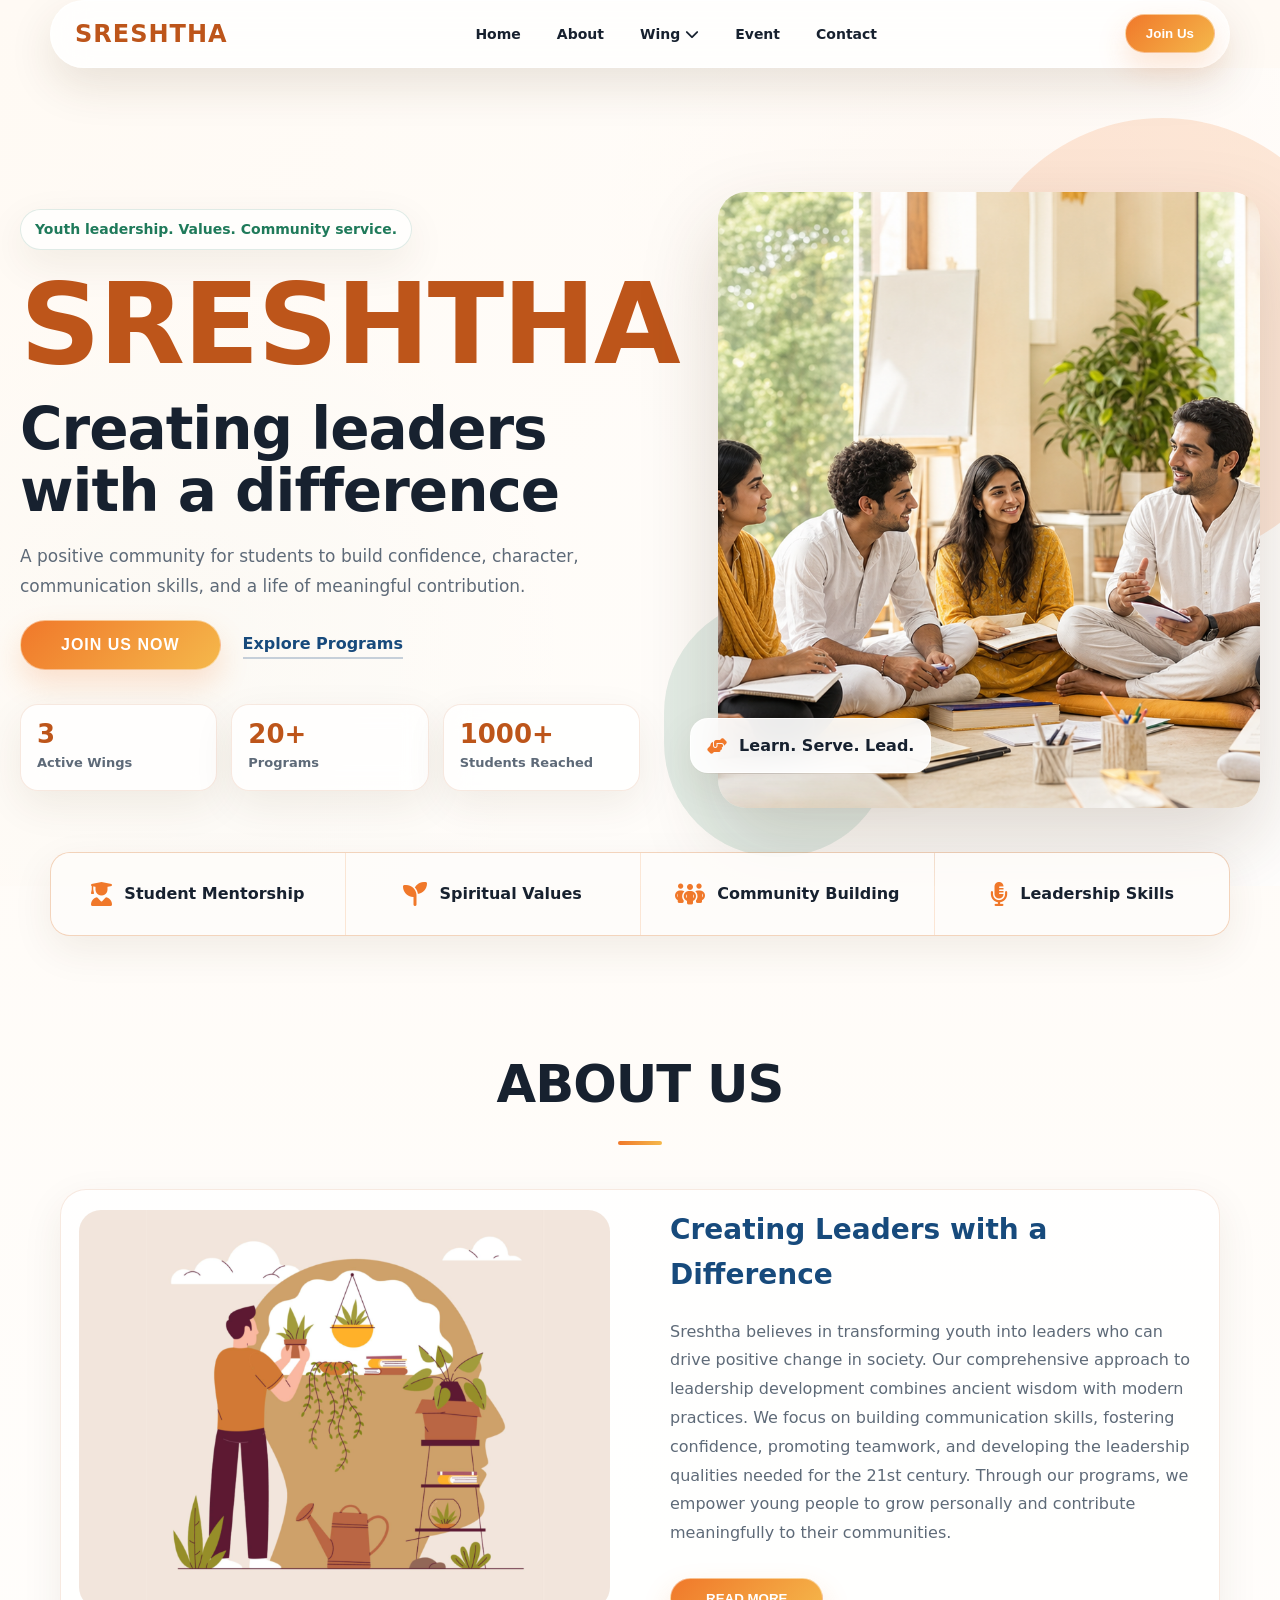
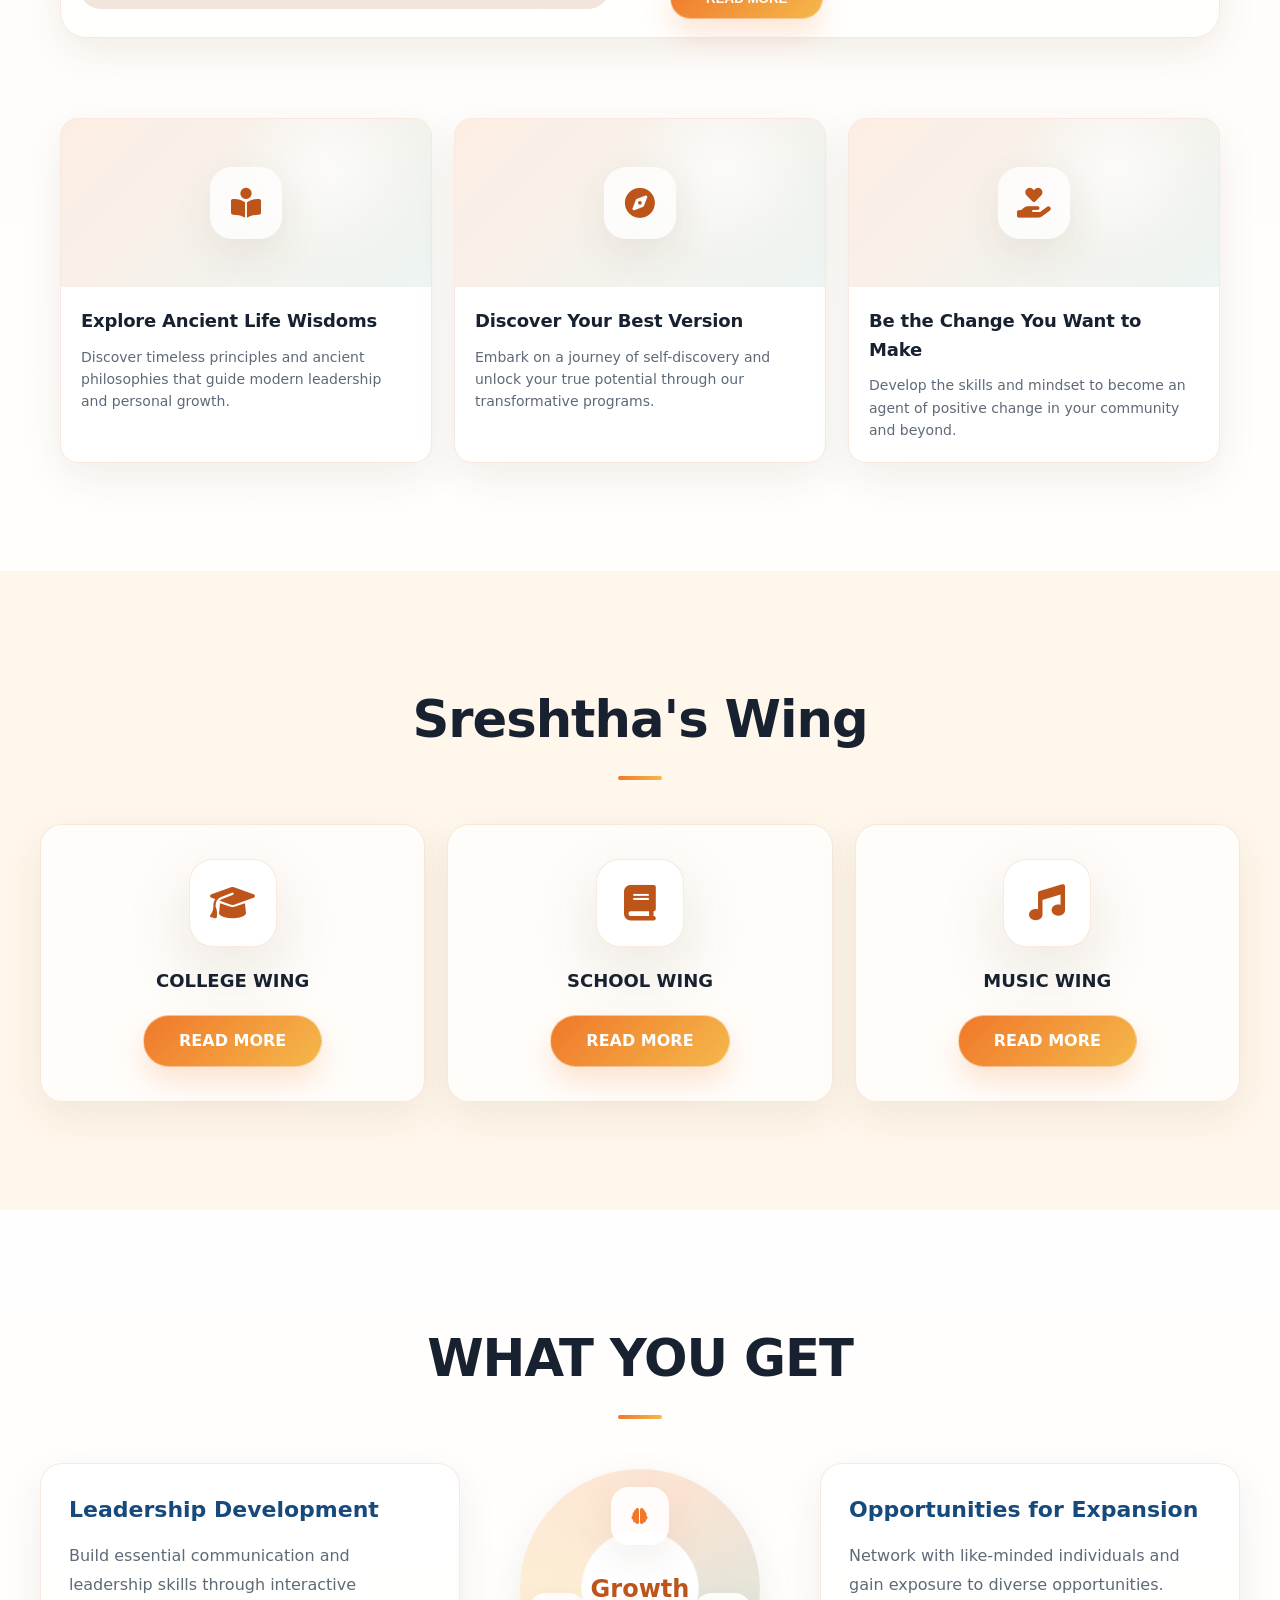
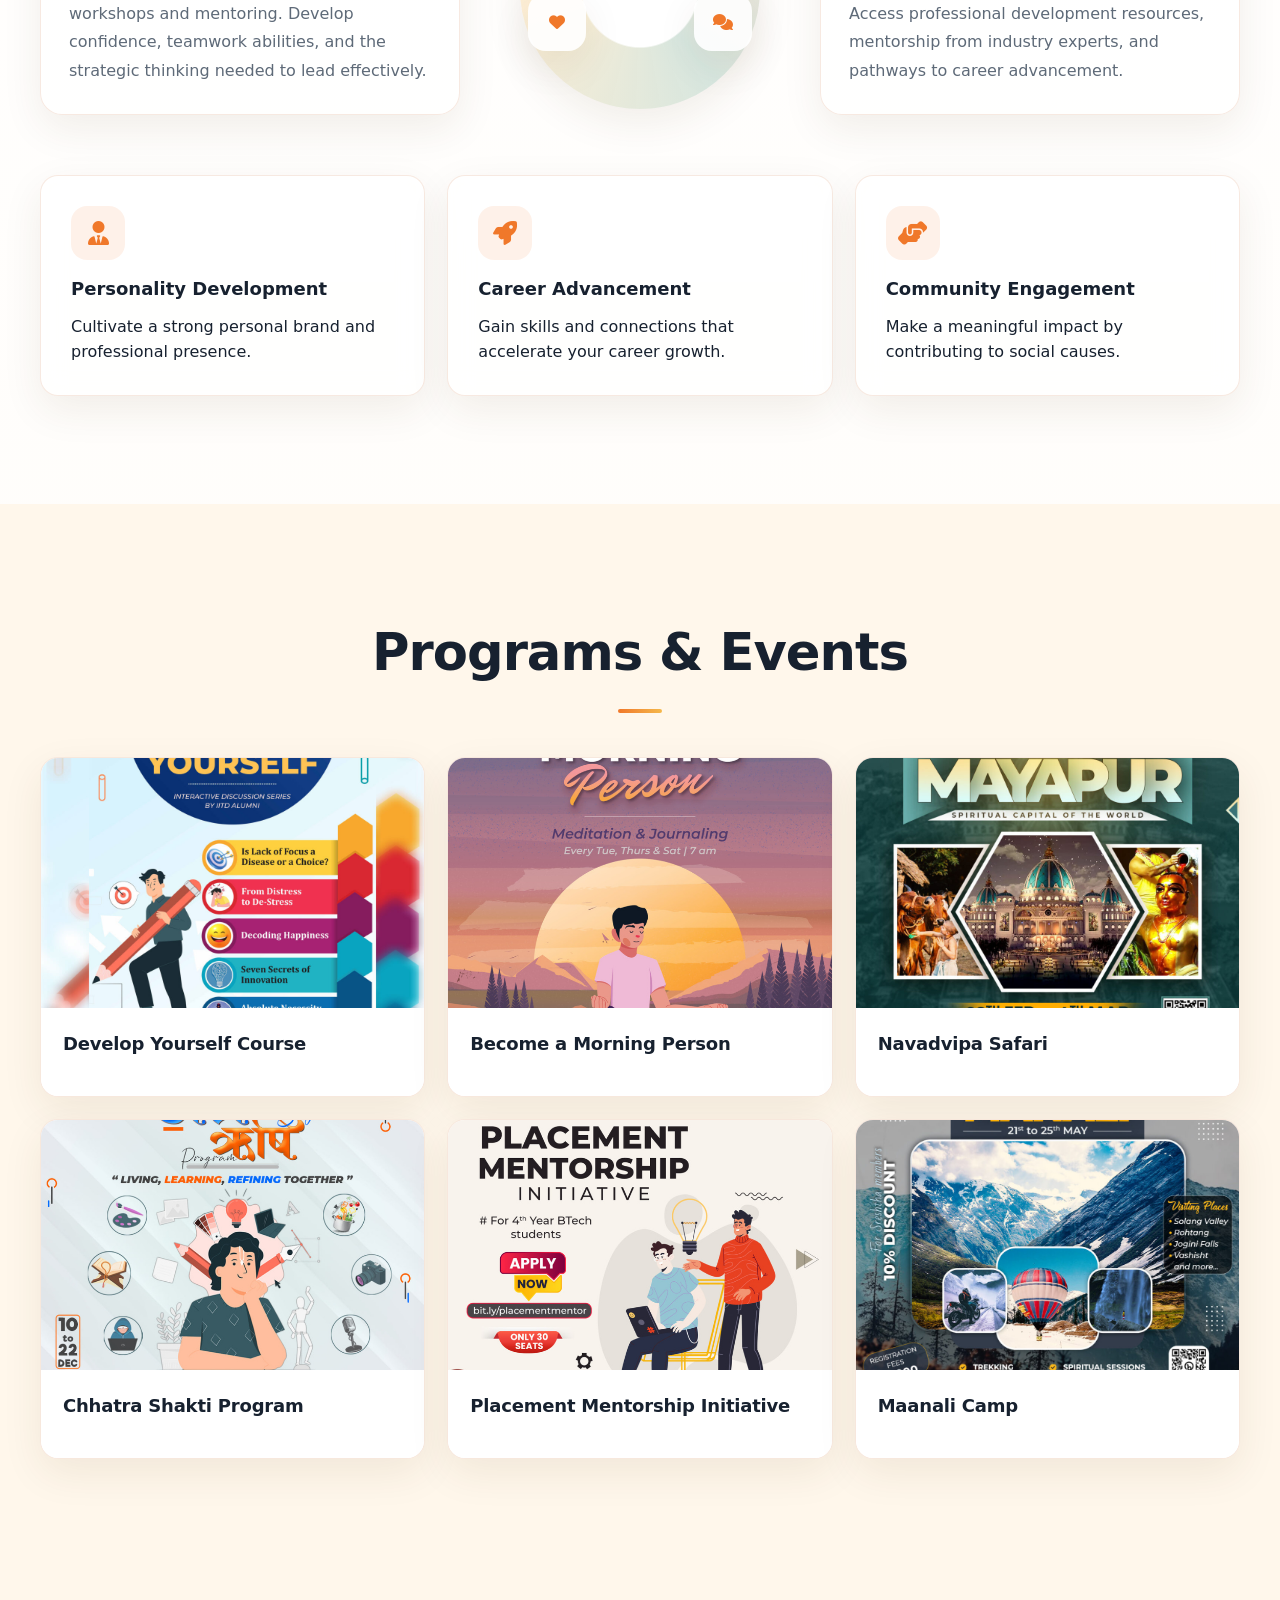
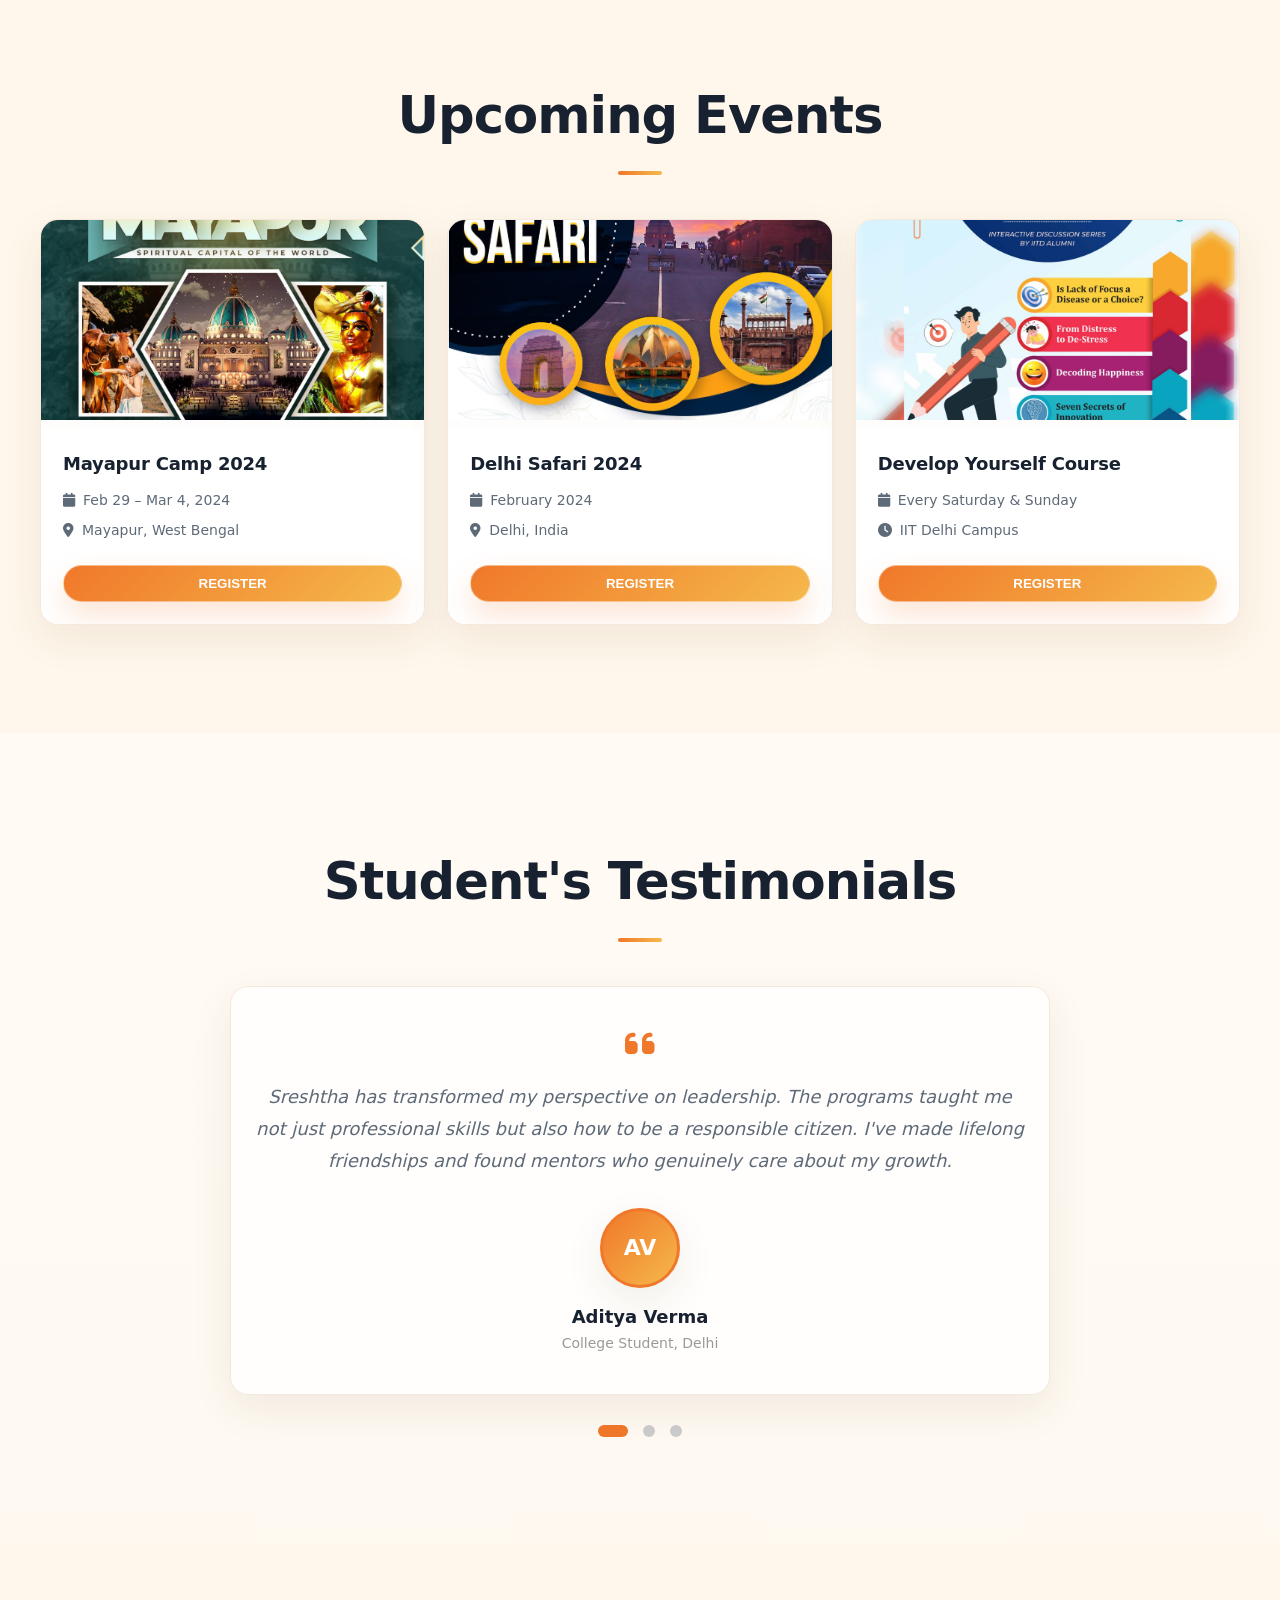
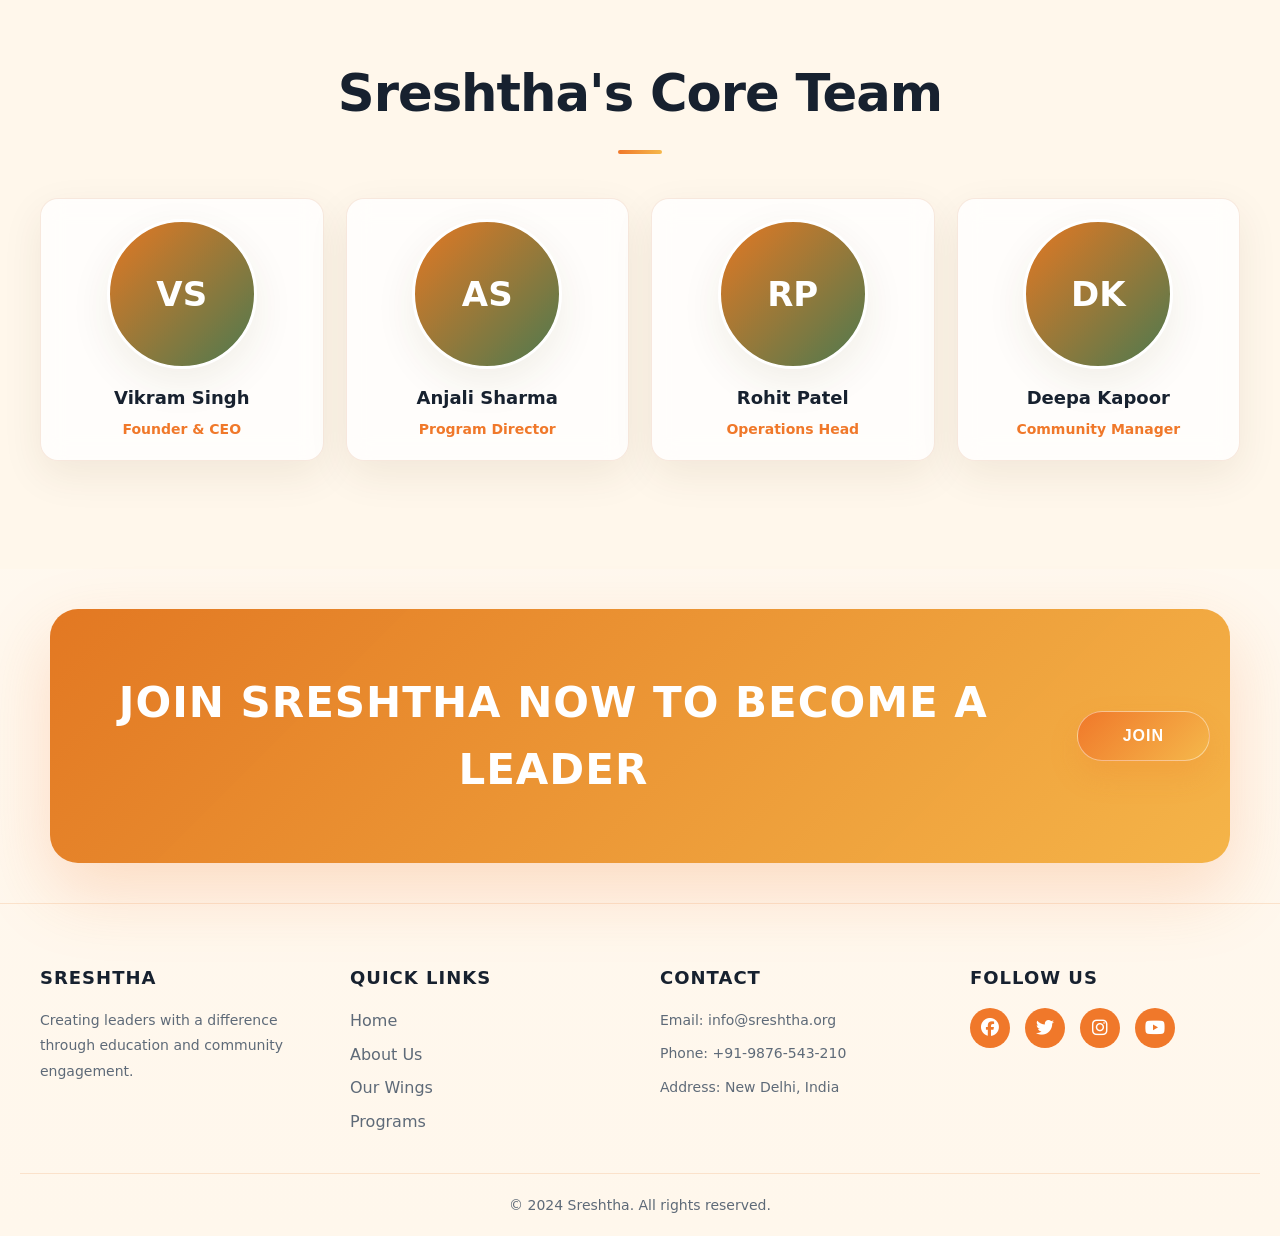
<file: index.html>
<!DOCTYPE html>
<html lang="en">
<head>
    <meta charset="UTF-8">
    <meta name="viewport" content="width=device-width, initial-scale=1.0">

    <!-- Primary SEO -->
    <title>Sreshtha | Best Spiritual &amp; Leadership Club at IIT Delhi | Bhagavad Gita, Future Leaders &amp; Spirituality</title>
    <meta name="description" content="Sreshtha is IIT Delhi's top spiritual and leadership club — shaping future leaders through Bhagavad Gita wisdom, spirituality in student life, and character development. Join 1000+ students building confidence, values and leadership skills in Delhi.">
    <meta name="keywords" content="IIT Delhi spiritual club, IIT Delhi best club, leadership club IIT Delhi, future leaders, Bhagavad Gita, spirituality in student life, spirituality, student leadership Delhi, youth leadership, spiritual club Delhi, Sreshtha IIT Delhi, character development, personal growth students, Vedic wisdom, spiritual values, best student club Delhi, leadership development, student spiritual club">
    <meta name="robots" content="index, follow">
    <meta name="author" content="Sreshtha">
    <link rel="canonical" href="https://sreshtha.org/index.html">

    <!-- Open Graph / Facebook -->
    <meta property="og:type" content="website">
    <meta property="og:url" content="https://sreshtha.org/">
    <meta property="og:title" content="Sreshtha | Best Spiritual &amp; Leadership Club at IIT Delhi">
    <meta property="og:description" content="IIT Delhi's top spiritual and leadership club — shaping future leaders through Bhagavad Gita wisdom, spirituality in student life, and character development. Join 1000+ students.">
    <meta property="og:image" content="https://sreshtha.org/assets/images/sreshtha-youth-hero.png">
    <meta property="og:site_name" content="Sreshtha">
    <meta property="og:locale" content="en_IN">

    <!-- Twitter Card -->
    <meta name="twitter:card" content="summary_large_image">
    <meta name="twitter:title" content="Sreshtha | Best Spiritual &amp; Leadership Club at IIT Delhi">
    <meta name="twitter:description" content="IIT Delhi's top spiritual and leadership club shaping future leaders through Bhagavad Gita wisdom, spirituality in student life and character development.">
    <meta name="twitter:image" content="https://sreshtha.org/assets/images/sreshtha-youth-hero.png">

    <!-- Structured Data: Organization -->
    <script type="application/ld+json">
    {
      "@context": "https://schema.org",
      "@type": "Organization",
      "name": "Sreshtha",
      "alternateName": ["Sreshtha Youth Club", "IIT Delhi Spiritual Club", "Sreshtha Leadership Club", "Sreshtha Spiritual Club"],
      "description": "Sreshtha is IIT Delhi's best spiritual and leadership club, dedicated to shaping future leaders through Bhagavad Gita teachings, spirituality in student life, Vedic wisdom and character development.",
      "url": "https://sreshtha.org",
      "logo": "https://sreshtha.org/assets/images/sreshtha-youth-hero.png",
      "image": "https://sreshtha.org/assets/images/sreshtha-youth-hero.png",
      "email": "info@sreshtha.org",
      "telephone": "+91-9876543210",
      "address": {
        "@type": "PostalAddress",
        "streetAddress": "42, 4th floor, 470/3, Jia Sarai",
        "addressLocality": "New Delhi",
        "addressRegion": "Delhi",
        "postalCode": "110016",
        "addressCountry": "IN"
      },
      "areaServed": {
        "@type": "City",
        "name": "New Delhi"
      },
      "sameAs": [],
      "keywords": "leadership, future leaders, Bhagavad Gita, spirituality, spiritual club IIT Delhi, IIT Delhi best club, student leadership",
      "knowsAbout": ["Leadership Development", "Bhagavad Gita", "Spirituality", "Vedic Wisdom", "Future Leaders", "Character Development", "Spirituality in Student Life", "Devotional Music", "Youth Leadership"]
    }
    </script>

    <!-- Structured Data: WebSite -->
    <script type="application/ld+json">
    {
      "@context": "https://schema.org",
      "@type": "WebSite",
      "name": "Sreshtha",
      "url": "https://sreshtha.org",
      "description": "IIT Delhi's best spiritual and leadership club — shaping future leaders through Bhagavad Gita wisdom, spirituality and character development."
    }
    </script>

    <link rel="stylesheet" href="css/base.css">
    <link rel="stylesheet" href="css/layout.css">
    <link rel="stylesheet" href="css/components.css">
    <link rel="stylesheet" href="css/pages.css">
    <link rel="stylesheet" href="css/responsive.css">
    <link rel="stylesheet" href="https://cdnjs.cloudflare.com/ajax/libs/font-awesome/6.4.0/css/all.min.css">
</head>
<body data-page="home">
    <div id="site-navbar"></div>
    <main id="app"></main>
    <div id="site-footer"></div>

    <!-- SEO content for search crawlers -->
    <noscript>
      <h1>Sreshtha — Best Spiritual &amp; Leadership Club at IIT Delhi</h1>
      <p>Sreshtha is IIT Delhi's premier spiritual and leadership club, located in Jia Sarai, New Delhi. We shape future leaders through Bhagavad Gita wisdom, spirituality in student life, Vedic teachings, and character development programs for college and school students across Delhi.</p>
      <p>Join our spiritual club to explore leadership, spirituality, personal growth and community service. Over 1000 students have grown through our College Wing, School Wing, and Music Wing programs.</p>
      <p>Find us: IIT Delhi spiritual club, best club IIT Delhi, leadership club Delhi, future leaders program, Bhagavad Gita student club, spirituality in student life, spiritual club Delhi, student leadership development.</p>
    </noscript>

    <script src="data/home.js"></script>
    <script src="data/wings.js"></script>
    <script src="data/events.js"></script>
    <script src="data/testimonials.js"></script>
    <script src="data/team.js"></script>
    <script src="data/contact.js"></script>
    <script src="components/section-title.js"></script>
    <script src="components/card.js"></script>
    <script src="components/hero.js"></script>
    <script src="components/navbar.js"></script>
    <script src="components/footer.js"></script>
    <script src="js/render.js"></script>
    <script src="js/interactions.js"></script>
    <script src="js/main.js"></script>
</body>
</html>
</file>
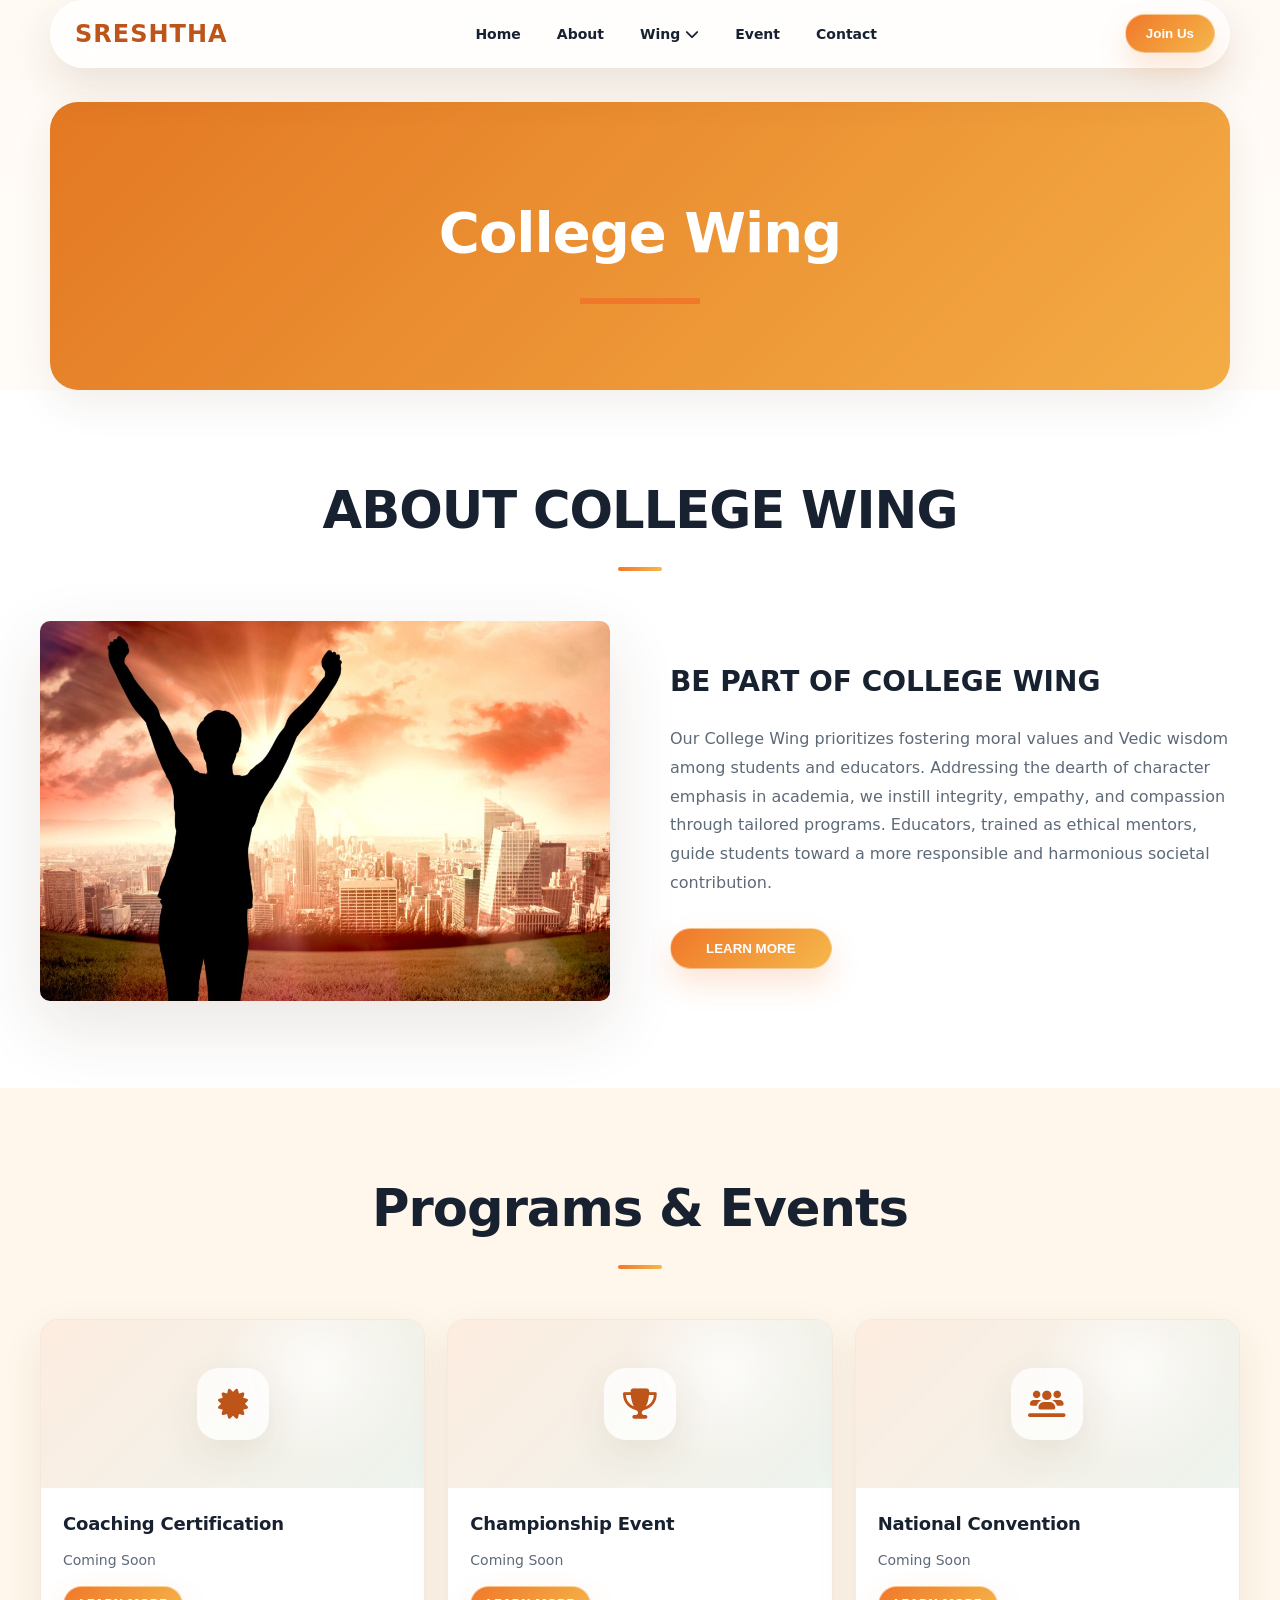
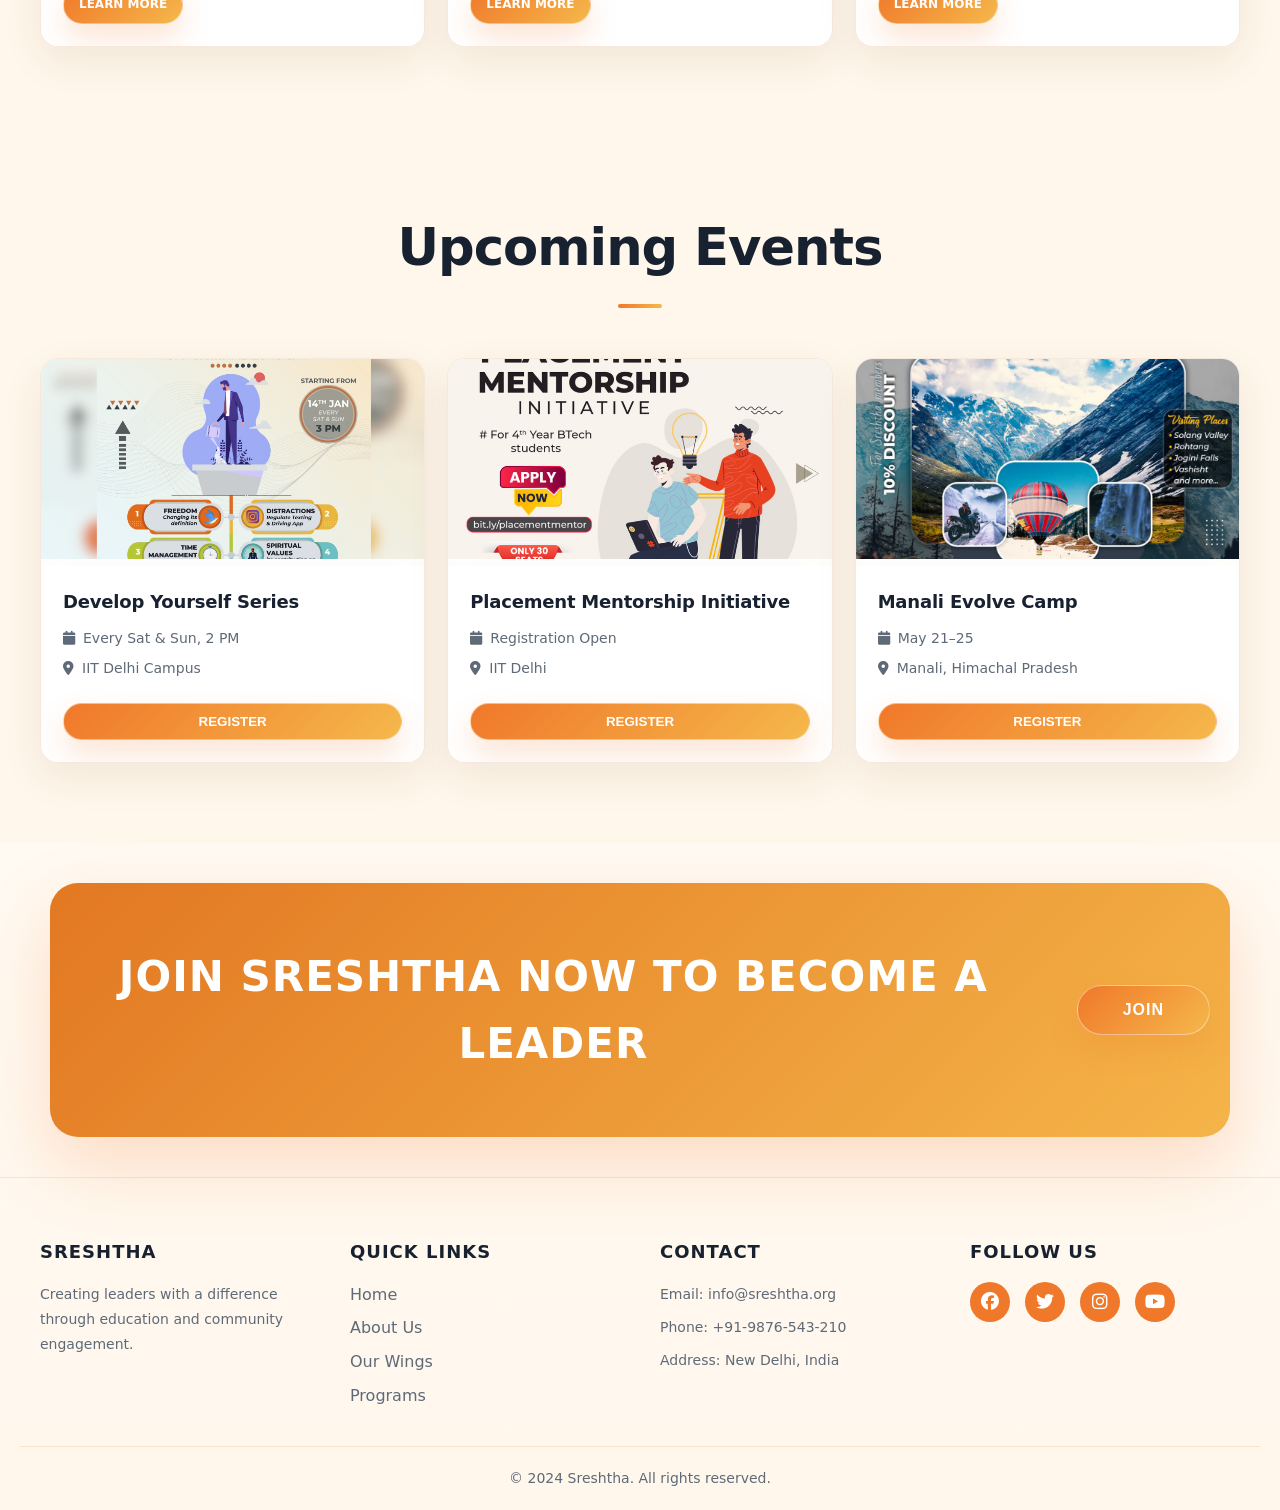
<file: pages/college-wing.html>
<!DOCTYPE html>
<html lang="en">
<head>
    <meta charset="UTF-8">
    <meta name="viewport" content="width=device-width, initial-scale=1.0">

    <!-- Primary SEO -->
    <title>College Wing | Sreshtha — Leadership &amp; Spiritual Club at IIT Delhi | Bhagavad Gita &amp; Future Leaders</title>
    <meta name="description" content="Sreshtha's College Wing builds future leaders through Bhagavad Gita wisdom, spirituality in student life and character development near IIT Delhi. The best spiritual and leadership program for college students in Delhi — build confidence, values and a purposeful life.">
    <meta name="keywords" content="college leadership club IIT Delhi, future leaders program, Bhagavad Gita college students, spiritual club IIT Delhi, spirituality in student life, character building college, student leadership Delhi, best club IIT Delhi, spiritual values college, Vedic wisdom students, Sreshtha college wing, personal development program Delhi">
    <meta name="robots" content="index, follow">
    <meta name="author" content="Sreshtha">
    <link rel="canonical" href="https://sreshtha.org/pages/college-wing.html">

    <!-- Open Graph -->
    <meta property="og:type" content="website">
    <meta property="og:url" content="https://sreshtha.org/pages/college-wing.html">
    <meta property="og:title" content="College Wing | Sreshtha — Leadership &amp; Spiritual Club at IIT Delhi">
    <meta property="og:description" content="Build leadership, spirituality and character at Sreshtha's College Wing near IIT Delhi. Bhagavad Gita wisdom and spiritual values for future leaders in Delhi.">
    <meta property="og:image" content="https://sreshtha.org/assets/images/sreshtha-youth-hero.png">
    <meta property="og:site_name" content="Sreshtha">
    <meta property="og:locale" content="en_IN">

    <!-- Twitter Card -->
    <meta name="twitter:card" content="summary_large_image">
    <meta name="twitter:title" content="College Wing | Sreshtha — Leadership &amp; Spiritual Club at IIT Delhi">
    <meta name="twitter:description" content="Build leadership, spirituality and character at Sreshtha's College Wing near IIT Delhi. Bhagavad Gita wisdom for future leaders.">
    <meta name="twitter:image" content="https://sreshtha.org/assets/images/sreshtha-youth-hero.png">

    <!-- Structured Data -->
    <script type="application/ld+json">
    {
      "@context": "https://schema.org",
      "@type": "EducationalOrganization",
      "name": "Sreshtha College Wing",
      "parentOrganization": {
        "@type": "Organization",
        "name": "Sreshtha",
        "url": "https://sreshtha.org"
      },
      "description": "Sreshtha's College Wing builds future leaders through Bhagavad Gita wisdom, spirituality in student life, and character development programs for college students near IIT Delhi.",
      "url": "https://sreshtha.org/pages/college-wing.html",
      "address": {
        "@type": "PostalAddress",
        "streetAddress": "42, 4th floor, 470/3, Jia Sarai",
        "addressLocality": "New Delhi",
        "addressRegion": "Delhi",
        "postalCode": "110016",
        "addressCountry": "IN"
      }
    }
    </script>

    <link rel="stylesheet" href="../css/base.css">
    <link rel="stylesheet" href="../css/layout.css">
    <link rel="stylesheet" href="../css/components.css">
    <link rel="stylesheet" href="../css/pages.css">
    <link rel="stylesheet" href="../css/responsive.css">
    <link rel="stylesheet" href="https://cdnjs.cloudflare.com/ajax/libs/font-awesome/6.4.0/css/all.min.css">
</head>
<body data-page="college">
    <div id="site-navbar"></div>
    <main id="app"></main>
    <div id="site-footer"></div>
    <noscript>
      <h1>College Wing — Sreshtha Leadership &amp; Spiritual Club at IIT Delhi</h1>
      <p>Our College Wing builds future leaders through Bhagavad Gita wisdom, spirituality in student life and character development near IIT Delhi. Programs focus on leadership skills, spiritual values, Vedic teachings and community engagement for college students in Delhi.</p>
    </noscript>

    <script src="../data/home.js"></script>
    <script src="../data/wings.js"></script>
    <script src="../data/events.js"></script>
    <script src="../data/testimonials.js"></script>
    <script src="../data/team.js"></script>
    <script src="../data/contact.js"></script>
    <script src="../components/section-title.js"></script>
    <script src="../components/card.js"></script>
    <script src="../components/hero.js"></script>
    <script src="../components/navbar.js"></script>
    <script src="../components/footer.js"></script>
    <script src="../js/render.js"></script>
    <script src="../js/interactions.js"></script>
    <script src="../js/main.js"></script>
</body>
</html>
</file>
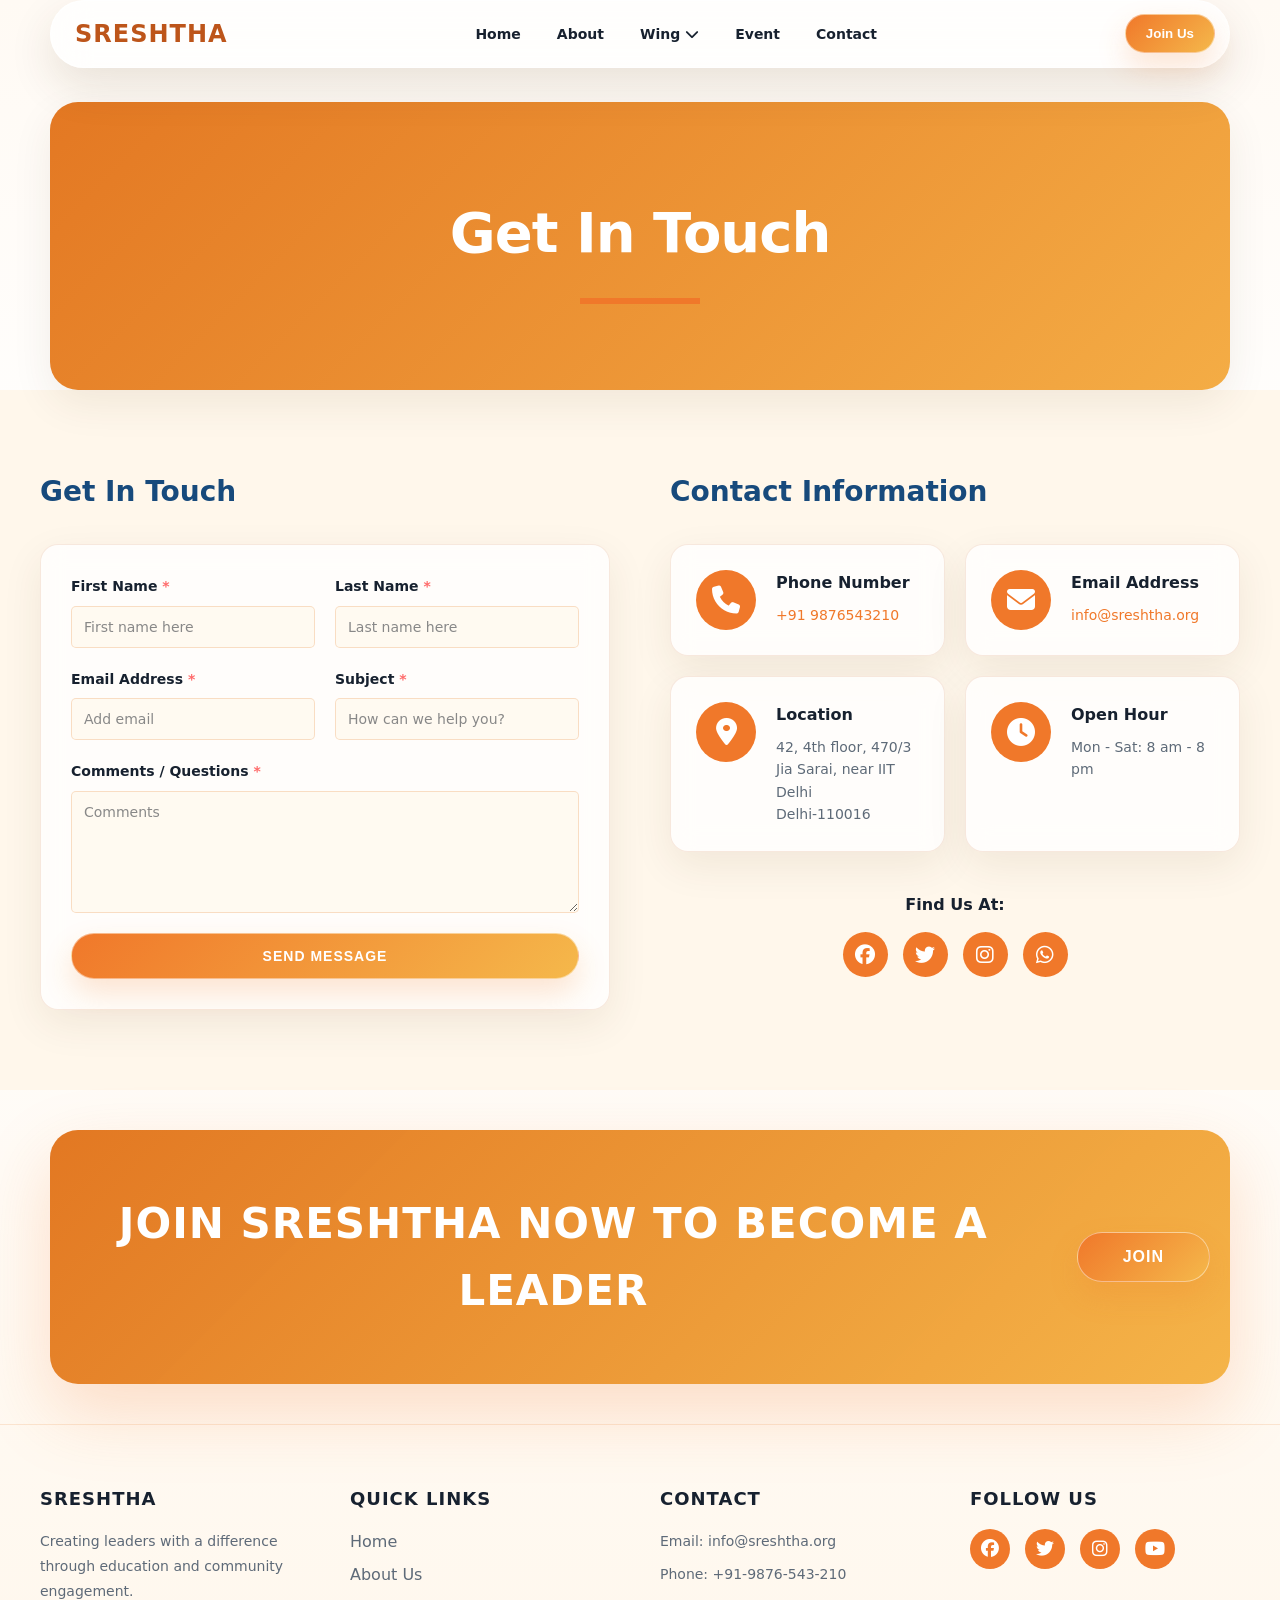
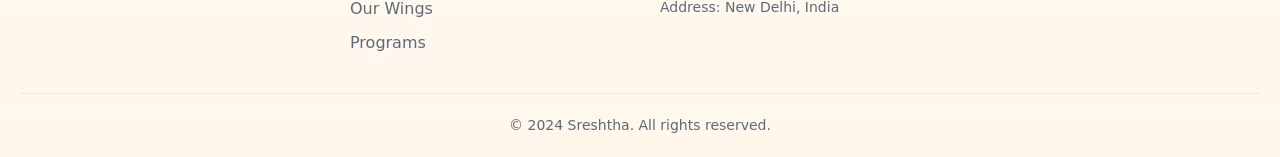
<file: pages/contact.html>
<!DOCTYPE html>
<html lang="en">
<head>
    <meta charset="UTF-8">
    <meta name="viewport" content="width=device-width, initial-scale=1.0">

    <!-- Primary SEO -->
    <title>Contact Sreshtha | IIT Delhi's Best Spiritual &amp; Leadership Club | Jia Sarai, New Delhi</title>
    <meta name="description" content="Contact Sreshtha — IIT Delhi's best spiritual and leadership club at Jia Sarai, New Delhi 110016. Join our programs in Bhagavad Gita wisdom, spirituality in student life, leadership development and character building. Open Mon–Sat, 8am–8pm.">
    <meta name="keywords" content="contact Sreshtha, spiritual club near IIT Delhi, IIT Delhi best club contact, leadership club Delhi, Jia Sarai spiritual club, Bhagavad Gita program Delhi, spirituality IIT Delhi, youth leadership club Delhi, spiritual club address Delhi, Sreshtha contact, student club IIT Delhi">
    <meta name="robots" content="index, follow">
    <meta name="author" content="Sreshtha">
    <link rel="canonical" href="https://sreshtha.org/pages/contact.html">

    <!-- Open Graph -->
    <meta property="og:type" content="website">
    <meta property="og:url" content="https://sreshtha.org/pages/contact.html">
    <meta property="og:title" content="Contact Sreshtha | IIT Delhi's Best Spiritual &amp; Leadership Club">
    <meta property="og:description" content="Get in touch with Sreshtha — IIT Delhi's best spiritual and leadership club at Jia Sarai, New Delhi. Join programs in Bhagavad Gita wisdom, spirituality and leadership.">
    <meta property="og:image" content="https://sreshtha.org/assets/images/sreshtha-youth-hero.png">
    <meta property="og:site_name" content="Sreshtha">
    <meta property="og:locale" content="en_IN">

    <!-- Twitter Card -->
    <meta name="twitter:card" content="summary_large_image">
    <meta name="twitter:title" content="Contact Sreshtha | IIT Delhi's Best Spiritual &amp; Leadership Club">
    <meta name="twitter:description" content="Get in touch with Sreshtha — IIT Delhi's best spiritual and leadership club at Jia Sarai, New Delhi.">
    <meta name="twitter:image" content="https://sreshtha.org/assets/images/sreshtha-youth-hero.png">

    <!-- Structured Data: Local Business -->
    <script type="application/ld+json">
    {
      "@context": "https://schema.org",
      "@type": "LocalBusiness",
      "name": "Sreshtha",
      "description": "IIT Delhi's best spiritual and leadership club offering Bhagavad Gita wisdom, spirituality in student life, leadership development, and character-building programs for students in Delhi.",
      "url": "https://sreshtha.org",
      "telephone": "+91-9876543210",
      "email": "info@sreshtha.org",
      "address": {
        "@type": "PostalAddress",
        "streetAddress": "42, 4th floor, 470/3, Jia Sarai",
        "addressLocality": "New Delhi",
        "addressRegion": "Delhi",
        "postalCode": "110016",
        "addressCountry": "IN"
      },
      "geo": {
        "@type": "GeoCoordinates",
        "latitude": "28.5459",
        "longitude": "77.1926"
      },
      "openingHoursSpecification": {
        "@type": "OpeningHoursSpecification",
        "dayOfWeek": ["Monday","Tuesday","Wednesday","Thursday","Friday","Saturday"],
        "opens": "08:00",
        "closes": "20:00"
      },
      "priceRange": "Free",
      "image": "https://sreshtha.org/assets/images/sreshtha-youth-hero.png"
    }
    </script>

    <link rel="stylesheet" href="../css/base.css">
    <link rel="stylesheet" href="../css/layout.css">
    <link rel="stylesheet" href="../css/components.css">
    <link rel="stylesheet" href="../css/pages.css">
    <link rel="stylesheet" href="../css/responsive.css">
    <link rel="stylesheet" href="https://cdnjs.cloudflare.com/ajax/libs/font-awesome/6.4.0/css/all.min.css">
</head>
<body data-page="contact">
    <div id="site-navbar"></div>
    <main id="app"></main>
    <div id="site-footer"></div>
    <noscript>
      <h1>Contact Sreshtha — IIT Delhi's Best Spiritual &amp; Leadership Club</h1>
      <p>Sreshtha is located at 42, 4th floor, 470/3, Jia Sarai, near IIT Delhi, New Delhi — 110016. Contact us at info@sreshtha.org or +91-9876543210. Open Monday to Saturday, 8am to 8pm. Join our programs in leadership, spirituality, Bhagavad Gita wisdom and character development.</p>
    </noscript>

    <script src="../data/home.js"></script>
    <script src="../data/wings.js"></script>
    <script src="../data/events.js"></script>
    <script src="../data/testimonials.js"></script>
    <script src="../data/team.js"></script>
    <script src="../data/contact.js"></script>
    <script src="../components/section-title.js"></script>
    <script src="../components/card.js"></script>
    <script src="../components/hero.js"></script>
    <script src="../components/navbar.js"></script>
    <script src="../components/footer.js"></script>
    <script src="../js/render.js"></script>
    <script src="../js/interactions.js"></script>
    <script src="../js/main.js"></script>
</body>
</html>
</file>
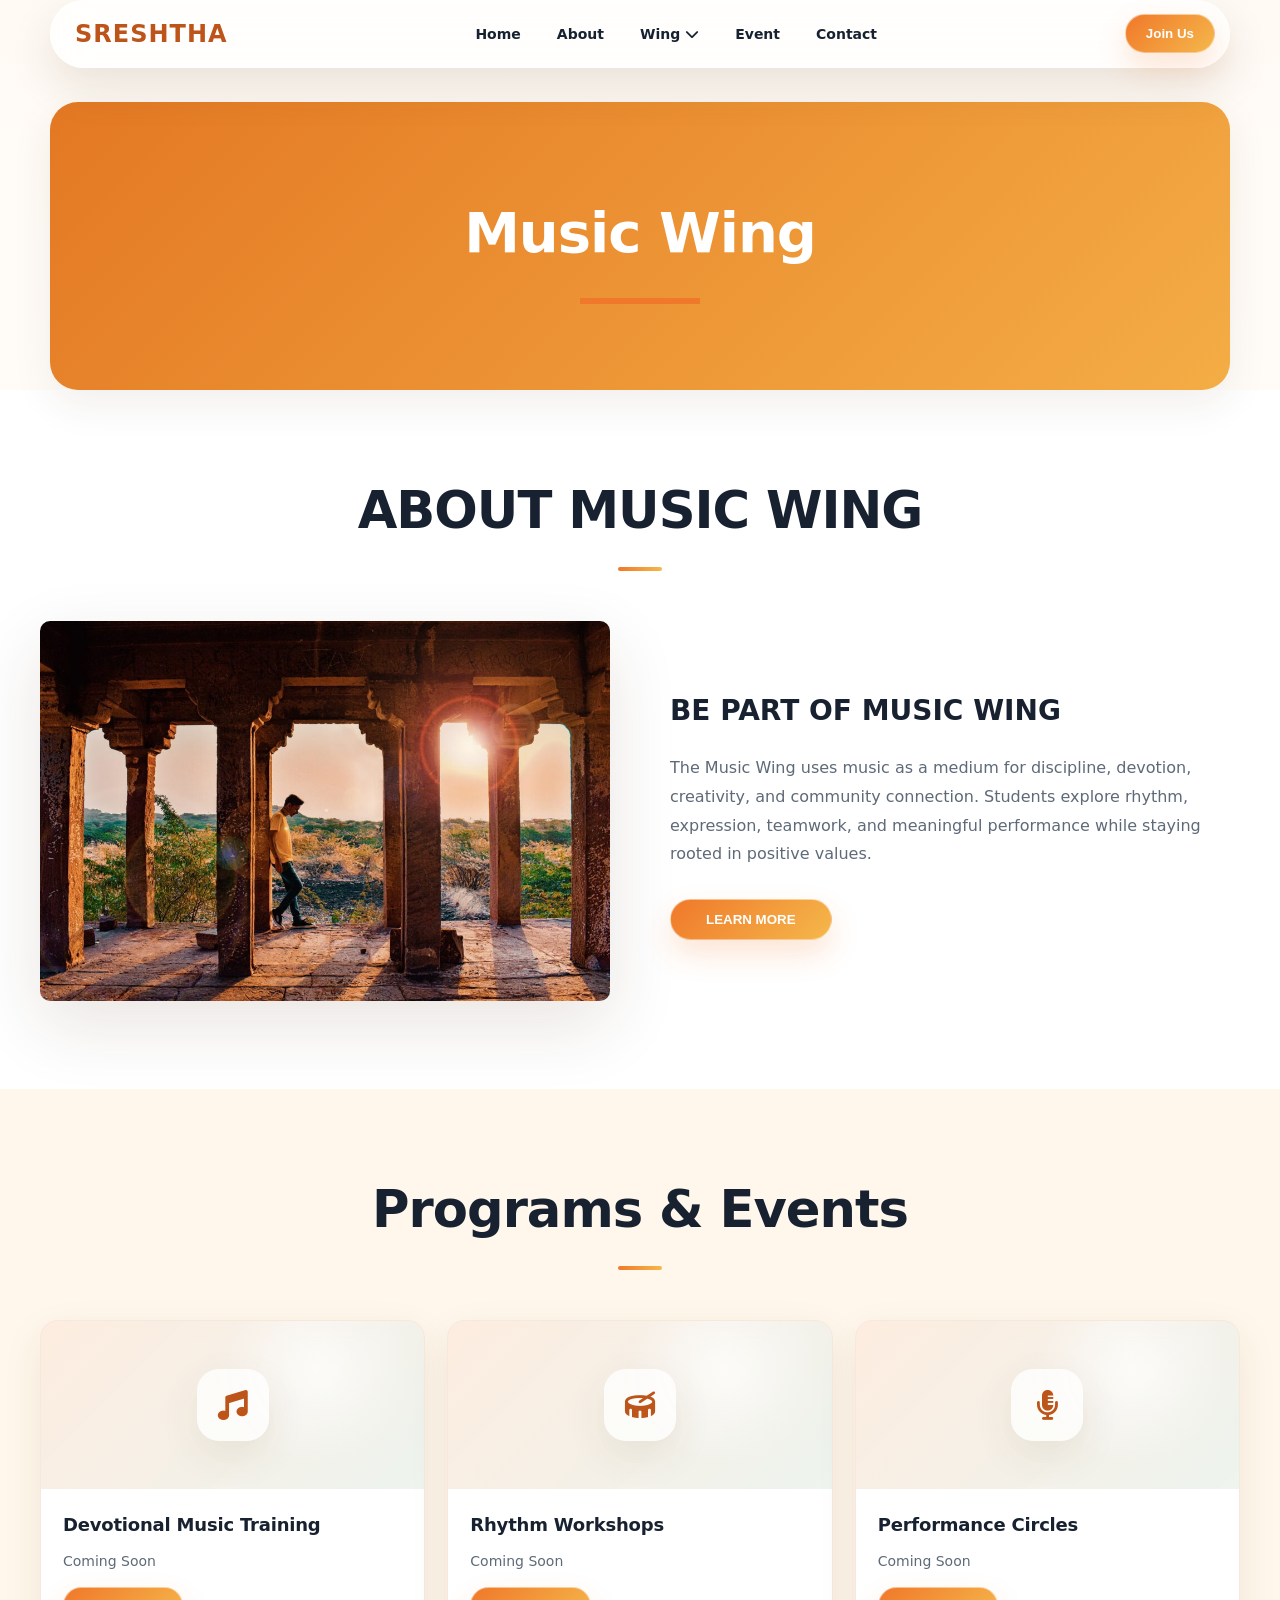
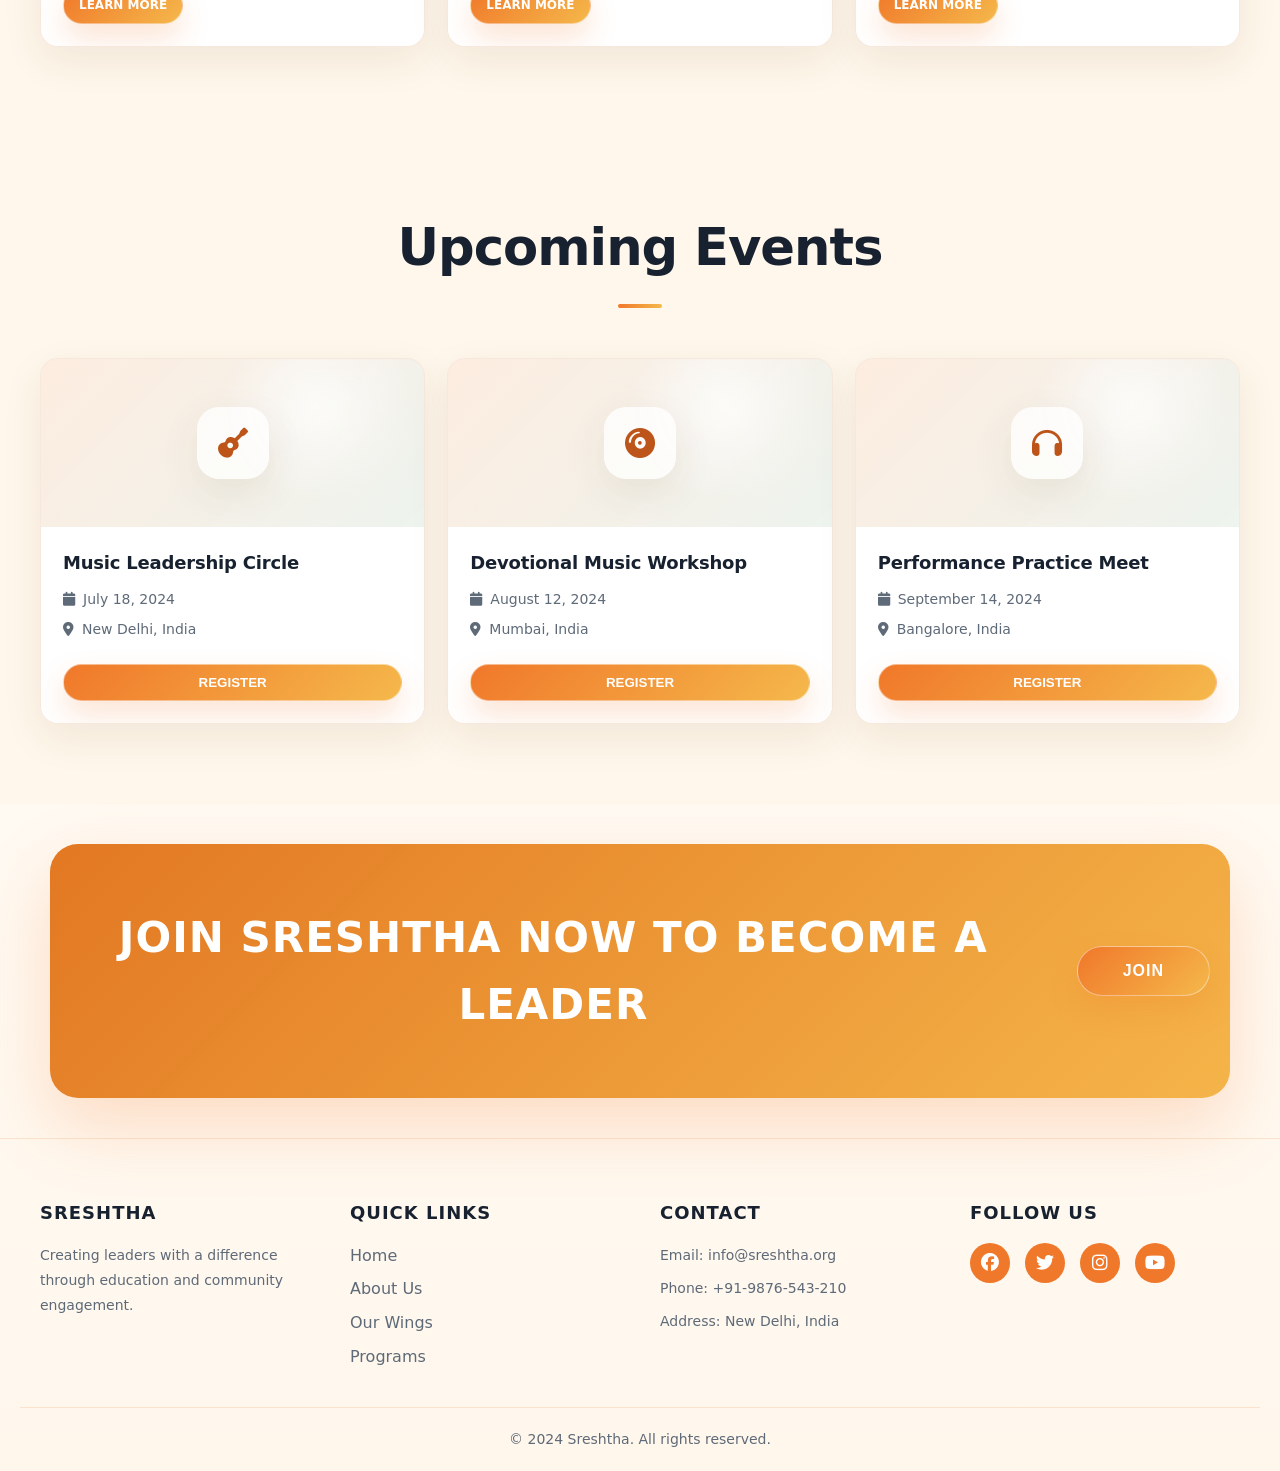
<file: pages/music-wing.html>
<!DOCTYPE html>
<html lang="en">
<head>
    <meta charset="UTF-8">
    <meta name="viewport" content="width=device-width, initial-scale=1.0">

    <!-- Primary SEO -->
    <title>Music Wing | Sreshtha — Devotional Music, Spiritual Arts &amp; Kirtan | IIT Delhi Club</title>
    <meta name="description" content="Sreshtha's Music Wing explores devotional music, kirtan and spiritual arts near IIT Delhi. Discover spirituality through music — rhythm workshops, devotional singing and performance circles rooted in Bhagavad Gita values and spiritual expression for students in Delhi.">
    <meta name="keywords" content="devotional music Delhi, spiritual music club, kirtan Delhi, spiritual arts students, devotional singing IIT Delhi, spirituality through music, Bhagavad Gita music, student spiritual club music, spiritual music program Delhi, Sreshtha music wing, youth spiritual music, spiritual expression students">
    <meta name="robots" content="index, follow">
    <meta name="author" content="Sreshtha">
    <link rel="canonical" href="https://sreshtha.org/pages/music-wing.html">

    <!-- Open Graph -->
    <meta property="og:type" content="website">
    <meta property="og:url" content="https://sreshtha.org/pages/music-wing.html">
    <meta property="og:title" content="Music Wing | Sreshtha — Devotional Music &amp; Spiritual Arts | IIT Delhi Club">
    <meta property="og:description" content="Discover spirituality through music at Sreshtha's Music Wing near IIT Delhi. Devotional music, kirtan and spiritual arts programs rooted in Bhagavad Gita values.">
    <meta property="og:image" content="https://sreshtha.org/assets/images/sreshtha-youth-hero.png">
    <meta property="og:site_name" content="Sreshtha">
    <meta property="og:locale" content="en_IN">

    <!-- Twitter Card -->
    <meta name="twitter:card" content="summary_large_image">
    <meta name="twitter:title" content="Music Wing | Sreshtha — Devotional Music &amp; Spiritual Arts | IIT Delhi Club">
    <meta name="twitter:description" content="Discover spirituality through music at Sreshtha's Music Wing near IIT Delhi. Devotional music, kirtan and spiritual arts rooted in Bhagavad Gita values.">
    <meta name="twitter:image" content="https://sreshtha.org/assets/images/sreshtha-youth-hero.png">

    <!-- Structured Data -->
    <script type="application/ld+json">
    {
      "@context": "https://schema.org",
      "@type": "EducationalOrganization",
      "name": "Sreshtha Music Wing",
      "parentOrganization": {
        "@type": "Organization",
        "name": "Sreshtha",
        "url": "https://sreshtha.org"
      },
      "description": "Sreshtha's Music Wing explores devotional music, kirtan, and spiritual arts near IIT Delhi — building spirituality, discipline and expression through music rooted in Bhagavad Gita values.",
      "url": "https://sreshtha.org/pages/music-wing.html",
      "address": {
        "@type": "PostalAddress",
        "streetAddress": "42, 4th floor, 470/3, Jia Sarai",
        "addressLocality": "New Delhi",
        "addressRegion": "Delhi",
        "postalCode": "110016",
        "addressCountry": "IN"
      }
    }
    </script>

    <link rel="stylesheet" href="../css/base.css">
    <link rel="stylesheet" href="../css/layout.css">
    <link rel="stylesheet" href="../css/components.css">
    <link rel="stylesheet" href="../css/pages.css">
    <link rel="stylesheet" href="../css/responsive.css">
    <link rel="stylesheet" href="https://cdnjs.cloudflare.com/ajax/libs/font-awesome/6.4.0/css/all.min.css">
</head>
<body data-page="music">
    <div id="site-navbar"></div>
    <main id="app"></main>
    <div id="site-footer"></div>
    <noscript>
      <h1>Music Wing — Sreshtha Devotional Music &amp; Spiritual Arts | IIT Delhi Club</h1>
      <p>Our Music Wing explores devotional music, kirtan and spiritual arts near IIT Delhi. Programs include devotional music training, rhythm workshops and spiritual performance circles rooted in Bhagavad Gita values and spirituality for students in Delhi.</p>
    </noscript>

    <script src="../data/home.js"></script>
    <script src="../data/wings.js"></script>
    <script src="../data/events.js"></script>
    <script src="../data/testimonials.js"></script>
    <script src="../data/team.js"></script>
    <script src="../data/contact.js"></script>
    <script src="../components/section-title.js"></script>
    <script src="../components/card.js"></script>
    <script src="../components/hero.js"></script>
    <script src="../components/navbar.js"></script>
    <script src="../components/footer.js"></script>
    <script src="../js/render.js"></script>
    <script src="../js/interactions.js"></script>
    <script src="../js/main.js"></script>
</body>
</html>
</file>
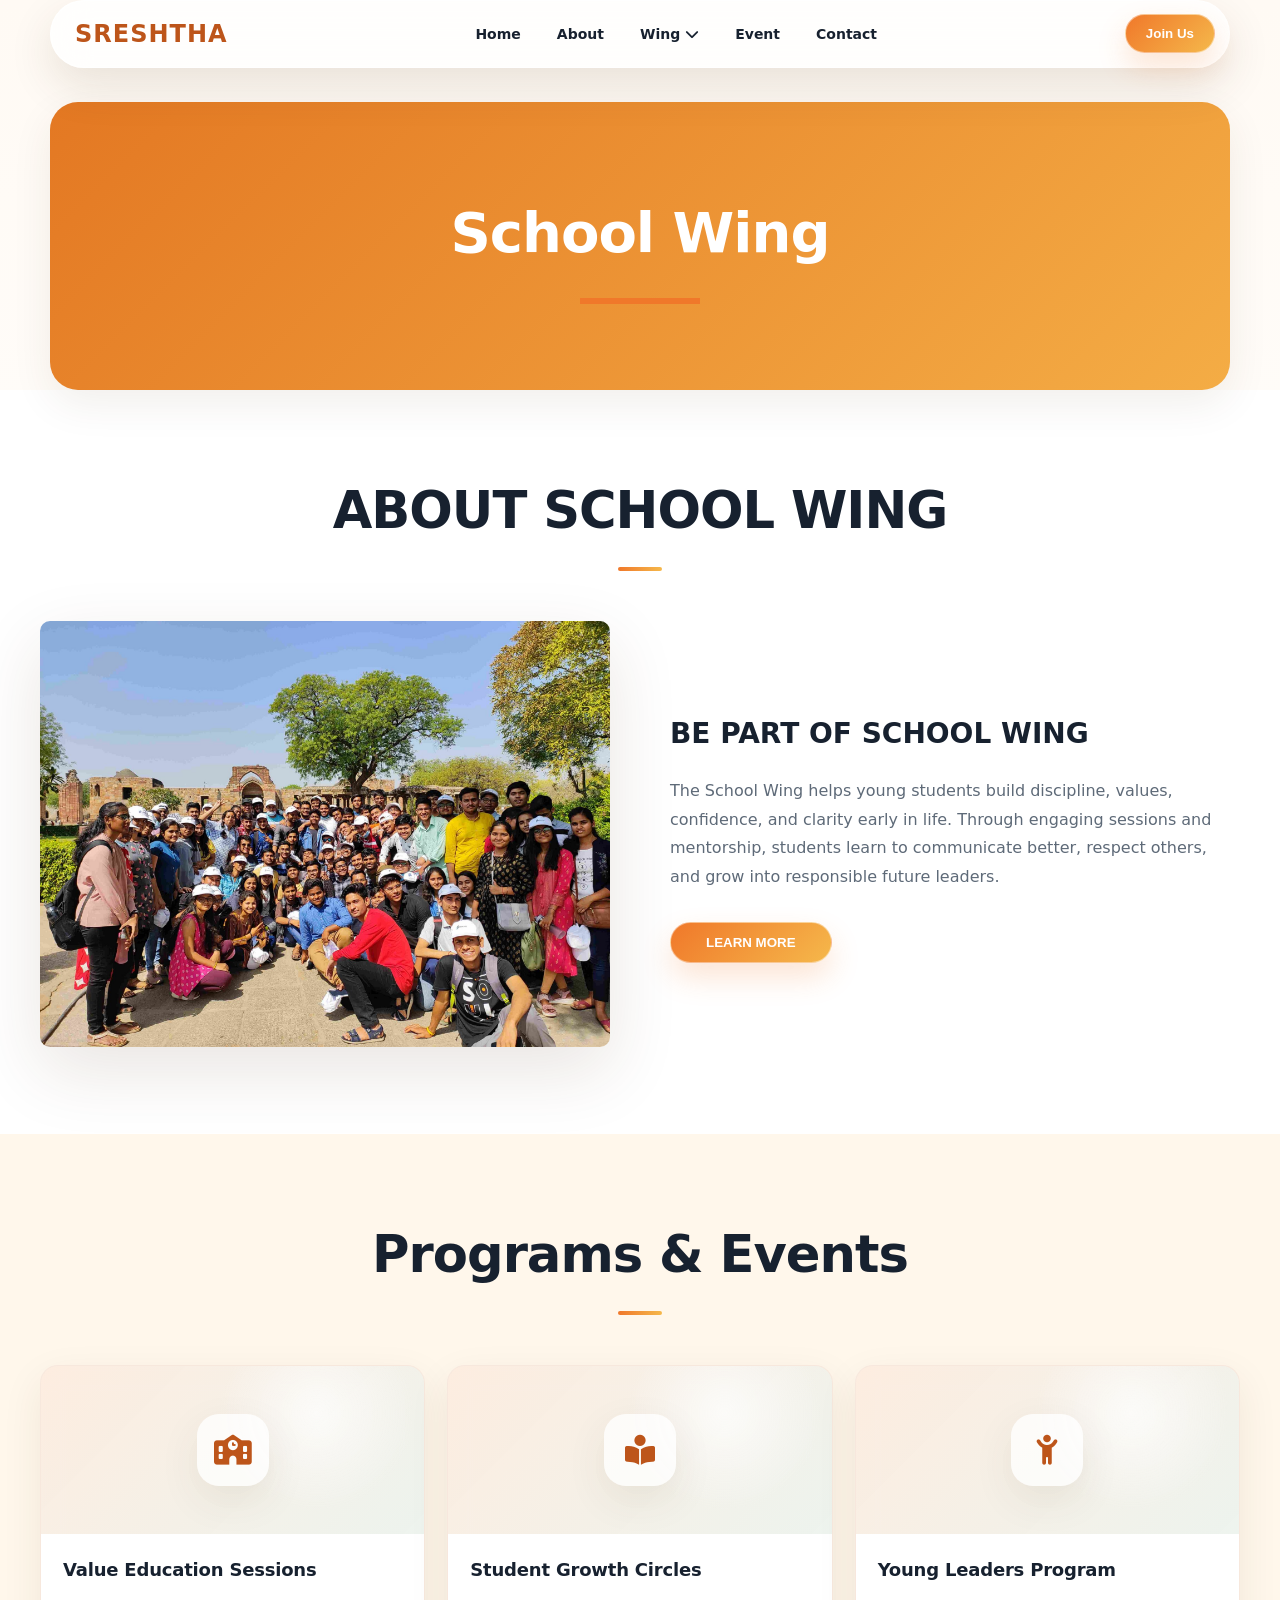
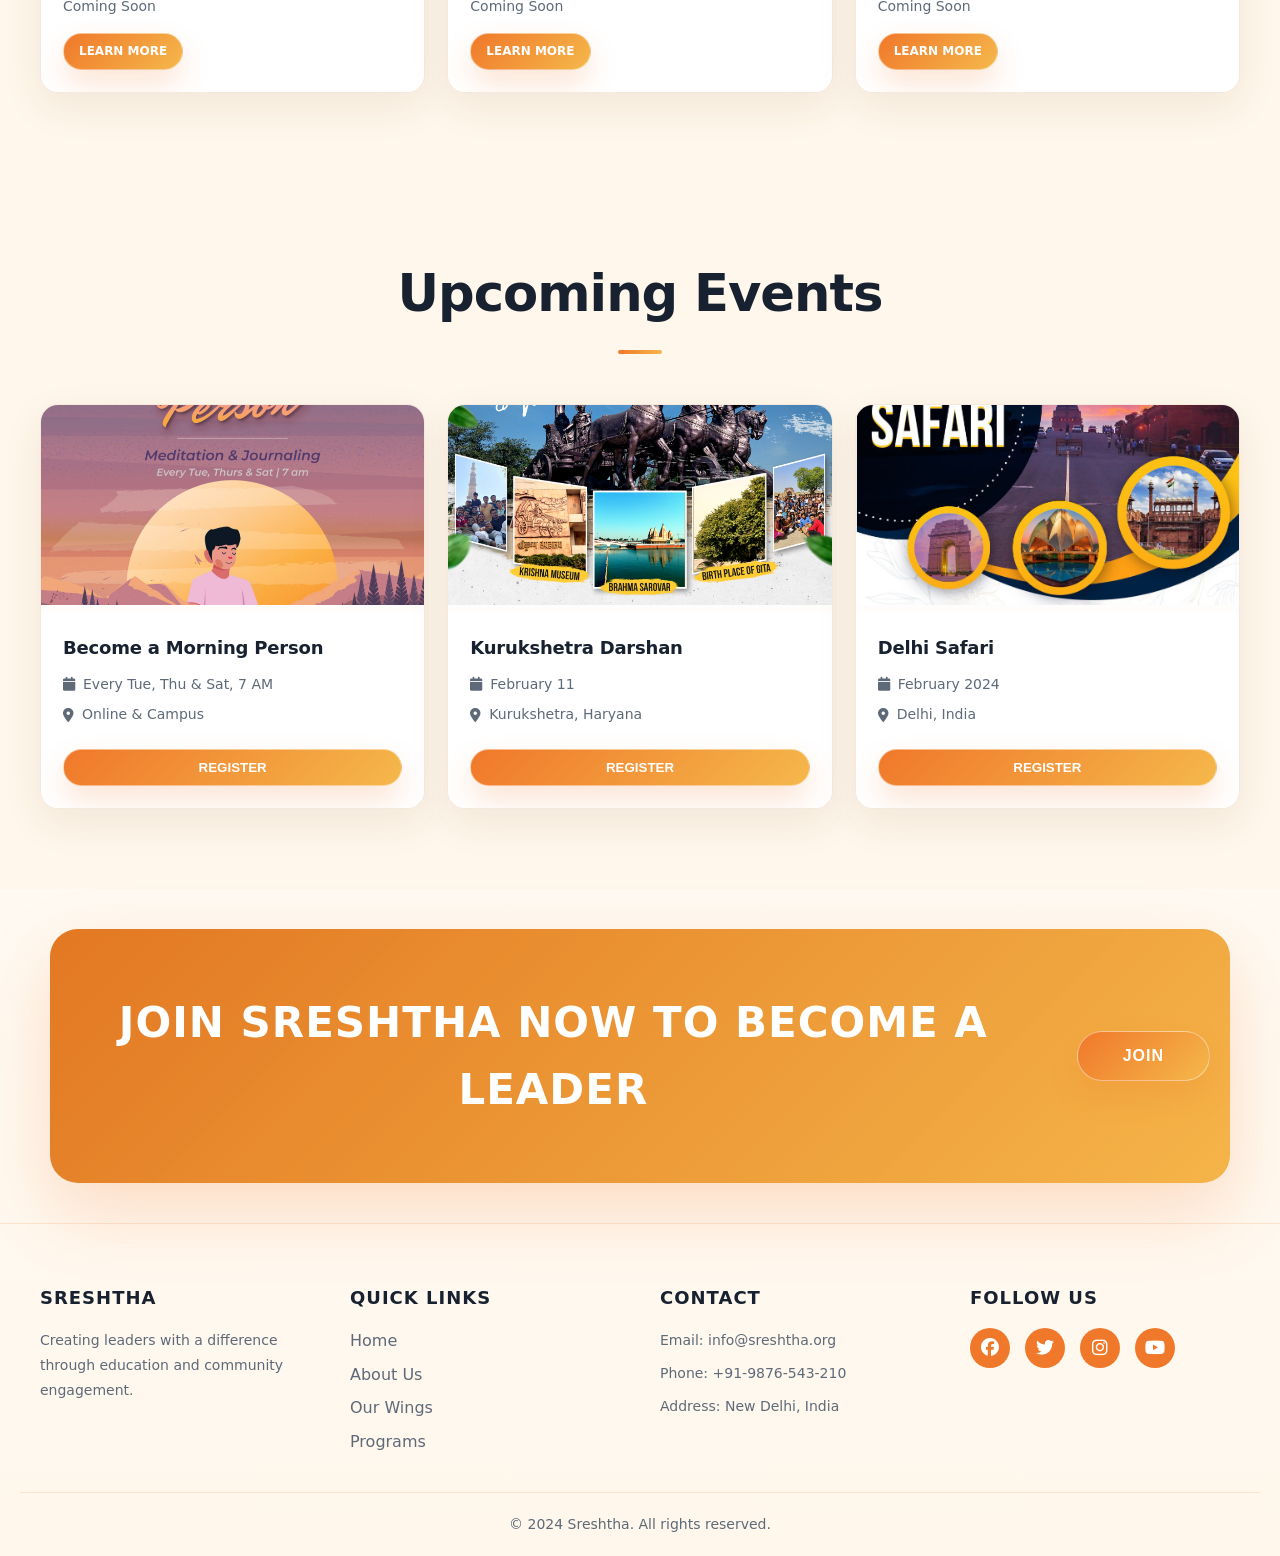
<file: pages/school-wing.html>
<!DOCTYPE html>
<html lang="en">
<head>
    <meta charset="UTF-8">
    <meta name="viewport" content="width=device-width, initial-scale=1.0">

    <!-- Primary SEO -->
    <title>School Wing | Sreshtha — Spirituality, Leadership &amp; Character Building for Young Students | Delhi</title>
    <meta name="description" content="Sreshtha's School Wing builds spiritual values, leadership skills and character in school students across Delhi. Rooted in Bhagavad Gita wisdom and spirituality, we create future leaders from the ground up — building discipline, confidence and purpose from an early age.">
    <meta name="keywords" content="spiritual values school students, future leaders school, leadership school Delhi, character building school, spirituality young students, Bhagavad Gita school, student spiritual club Delhi, value education Delhi, youth leadership school, spiritual education Delhi, Sreshtha school wing, young leaders program">
    <meta name="robots" content="index, follow">
    <meta name="author" content="Sreshtha">
    <link rel="canonical" href="https://sreshtha.org/pages/school-wing.html">

    <!-- Open Graph -->
    <meta property="og:type" content="website">
    <meta property="og:url" content="https://sreshtha.org/pages/school-wing.html">
    <meta property="og:title" content="School Wing | Sreshtha — Spirituality &amp; Leadership for Young Students | Delhi">
    <meta property="og:description" content="Sreshtha's School Wing creates future leaders through Bhagavad Gita wisdom, spirituality and character-building for school students across Delhi.">
    <meta property="og:image" content="https://sreshtha.org/assets/images/sreshtha-youth-hero.png">
    <meta property="og:site_name" content="Sreshtha">
    <meta property="og:locale" content="en_IN">

    <!-- Twitter Card -->
    <meta name="twitter:card" content="summary_large_image">
    <meta name="twitter:title" content="School Wing | Sreshtha — Spirituality &amp; Leadership for Young Students | Delhi">
    <meta name="twitter:description" content="Building future leaders through Bhagavad Gita wisdom, spirituality and character development for school students across Delhi.">
    <meta name="twitter:image" content="https://sreshtha.org/assets/images/sreshtha-youth-hero.png">

    <!-- Structured Data -->
    <script type="application/ld+json">
    {
      "@context": "https://schema.org",
      "@type": "EducationalOrganization",
      "name": "Sreshtha School Wing",
      "parentOrganization": {
        "@type": "Organization",
        "name": "Sreshtha",
        "url": "https://sreshtha.org"
      },
      "description": "Sreshtha's School Wing creates future leaders through Bhagavad Gita wisdom, spirituality in student life, and character development programs for school students in Delhi.",
      "url": "https://sreshtha.org/pages/school-wing.html",
      "address": {
        "@type": "PostalAddress",
        "streetAddress": "42, 4th floor, 470/3, Jia Sarai",
        "addressLocality": "New Delhi",
        "addressRegion": "Delhi",
        "postalCode": "110016",
        "addressCountry": "IN"
      }
    }
    </script>

    <link rel="stylesheet" href="../css/base.css">
    <link rel="stylesheet" href="../css/layout.css">
    <link rel="stylesheet" href="../css/components.css">
    <link rel="stylesheet" href="../css/pages.css">
    <link rel="stylesheet" href="../css/responsive.css">
    <link rel="stylesheet" href="https://cdnjs.cloudflare.com/ajax/libs/font-awesome/6.4.0/css/all.min.css">
</head>
<body data-page="school">
    <div id="site-navbar"></div>
    <main id="app"></main>
    <div id="site-footer"></div>
    <noscript>
      <h1>School Wing — Sreshtha Spirituality, Leadership &amp; Character Building for Young Students | Delhi</h1>
      <p>Our School Wing builds future leaders through Bhagavad Gita wisdom, spirituality in student life, and character development for school students across Delhi. Programs focus on discipline, leadership skills, spiritual values and confidence from an early age.</p>
    </noscript>

    <script src="../data/home.js"></script>
    <script src="../data/wings.js"></script>
    <script src="../data/events.js"></script>
    <script src="../data/testimonials.js"></script>
    <script src="../data/team.js"></script>
    <script src="../data/contact.js"></script>
    <script src="../components/section-title.js"></script>
    <script src="../components/card.js"></script>
    <script src="../components/hero.js"></script>
    <script src="../components/navbar.js"></script>
    <script src="../components/footer.js"></script>
    <script src="../js/render.js"></script>
    <script src="../js/interactions.js"></script>
    <script src="../js/main.js"></script>
</body>
</html>
</file>
<file: css/base.css>
/* ============ GLOBAL STYLES ============ */
* {
    margin: 0;
    padding: 0;
    box-sizing: border-box;
}

:root {
    --primary-orange: #d97706;
    --dark-text: #1f2937;
    --light-gray: #f3f3f3;
    --white: #ffffff;
    --footer-bg: #2d3748;
    --shadow: 0 4px 15px rgba(0, 0, 0, 0.1);
    --transition: all 0.3s ease;
}

html {
    scroll-behavior: smooth;
}

body {
    font-family: 'Segoe UI', Tahoma, Geneva, Verdana, sans-serif;
    line-height: 1.6;
    color: var(--dark-text);
}

/* ============ NAVBAR ============ */
.navbar {
    position: sticky;
    top: 0;
    background-color: var(--primary-orange);
    height: 70px;
    display: flex;
    align-items: center;
    z-index: 1000;
    box-shadow: var(--shadow);
}

.navbar-container {
    width: 100%;
    max-width: 1200px;
    margin: 0 auto;
    padding: 0 20px;
    display: flex;
    justify-content: space-between;
    align-items: center;
}

.navbar-logo .logo-text {
    font-size: 28px;
    font-weight: bold;
    color: var(--white);
    letter-spacing: 2px;
    text-decoration: none;
    display: block;
}

.navbar-menu {
    display: flex;
    gap: 40px;
    flex: 1;
    justify-content: center;
    align-items: center;
}

.nav-link {
    color: var(--white);
    text-decoration: none;
    font-weight: 500;
    font-size: 16px;
    transition: var(--transition);
}

.nav-link:hover {
    opacity: 0.8;
    border-bottom: 2px solid var(--white);
}

/* ============ DROPDOWN MENU ============ */
.dropdown {
    position: relative;
    display: inline-block;
}

.dropdown .nav-link {
    display: flex;
    align-items: center;
    gap: 5px;
}

.dropdown-content {
    display: none;
    position: absolute;
    background-color: var(--primary-orange);
    min-width: 200px;
    box-shadow: var(--shadow);
    z-index: 1001;
    top: 100%;
    left: 0;
    border-radius: 5px;
    overflow: hidden;
}

.dropdown-content a {
    color: var(--white);
    padding: 12px 20px;
    text-decoration: none;
    display: block;
    transition: var(--transition);
    font-size: 14px;
}

.dropdown-content a:hover {
    background-color: #c26c1a;
    padding-left: 25px;
}

.dropdown:hover .dropdown-content {
    display: block;
}

.dropdown:hover .nav-link i {
    transform: rotate(180deg);
    transition: var(--transition);
}

.join-btn {
    background-color: var(--white);
    color: var(--primary-orange);
    border: none;
    padding: 10px 20px;
    border-radius: 5px;
    font-weight: bold;
    cursor: pointer;
    transition: var(--transition);
}

.join-btn:hover {
    transform: scale(1.05);
}

.hamburger {
    display: none;
    flex-direction: column;
    cursor: pointer;
}

.hamburger span {
    width: 25px;
    height: 3px;
    background-color: var(--white);
    margin: 5px 0;
    transition: var(--transition);
}

/* ============ HERO SECTION ============ */
.hero {
    background-color: var(--light-gray);
    padding: 80px 20px;
    position: relative;
    overflow: hidden;
}

.hero-container {
    max-width: 1200px;
    margin: 0 auto;
    display: grid;
    grid-template-columns: 1fr 1fr;
    gap: 60px;
    align-items: center;
}

.hero-left {
    display: flex;
    flex-direction: column;
    gap: 20px;
}

.hero-title {
    font-size: 72px;
    font-weight: 900;
    color: var(--primary-orange);
    letter-spacing: 4px;
    line-height: 1;
}

.hero-subtitle {
    font-size: 32px;
    font-weight: 700;
    color: var(--dark-text);
    text-transform: uppercase;
    line-height: 1.3;
}

.cta-btn {
    background-color: var(--primary-orange);
    color: var(--white);
    border: none;
    padding: 15px 40px;
    font-size: 16px;
    font-weight: bold;
    border-radius: 8px;
    cursor: pointer;
    transition: var(--transition);
    width: fit-content;
    text-transform: uppercase;
    letter-spacing: 1px;
}

.cta-btn:hover {
    background-color: #c26c1a;
    transform: translateY(-3px);
    box-shadow: var(--shadow);
}

.hero-right {
    display: flex;
    justify-content: flex-start;
    align-items: center;
    width: 100%;
    height: 100%;
}

.hero-illustration {
    width: 300px;
    height: 300px;
}

.wave-divider {
    position: absolute;
    bottom: -1px;
    left: 0;
    width: 100%;
    height: 100px;
}

/* ============ SECTION COMMON STYLES ============ */
section {
    padding: 80px 20px;
}

.section-title {
    font-size: 48px;
    font-weight: 900;
    text-transform: uppercase;
    text-align: center;
    color: var(--dark-text);
    letter-spacing: 2px;
    margin-bottom: 15px;
}

.title-underline {
    width: 100px;
    height: 4px;
    background-color: var(--primary-orange);
    margin: 0 auto 50px;
}

/* ============ ABOUT SECTION ============ */
.about {
    background-color: var(--white);
    max-width: 1200px;
    margin: 0 auto;
}

.about-content {
    display: grid;
    grid-template-columns: 1fr 1fr;
    gap: 60px;
    align-items: center;
    margin-bottom: 80px;
}

.about-image img {
    width: 100%;
    border-radius: 10px;
    box-shadow: var(--shadow);
}

.about-heading {
    font-size: 28px;
    font-weight: 700;
    margin-bottom: 20px;
    color: var(--dark-text);
}

.about-text {
    font-size: 16px;
    line-height: 1.8;
    margin-bottom: 30px;
    color: #666;
}

.secondary-btn {
    background-color: var(--primary-orange);
    color: var(--white);
    border: none;
    padding: 12px 35px;
    border-radius: 5px;
    font-weight: bold;
    cursor: pointer;
    transition: var(--transition);
}

.secondary-btn:hover {
    background-color: #c26c1a;
    transform: translateY(-2px);
}

/* Feature Cards */
.feature-cards {
    display: grid;
    grid-template-columns: repeat(auto-fit, minmax(300px, 1fr));
    gap: 30px;
    margin-top: 60px;
}

.feature-card {
    background-color: var(--white);
    border-radius: 10px;
    overflow: hidden;
    box-shadow: var(--shadow);
    transition: var(--transition);
}

.feature-card:hover {
    transform: translateY(-10px);
    box-shadow: 0 8px 25px rgba(0, 0, 0, 0.15);
}

.feature-card img {
    width: 100%;
    height: 200px;
    object-fit: cover;
}

.feature-card h4 {
    font-size: 18px;
    font-weight: 700;
    padding: 20px 20px 10px;
    color: var(--dark-text);
}

.feature-card p {
    padding: 0 20px 20px;
    color: #666;
    font-size: 14px;
}

/* ============ WINGS SECTION ============ */
.wings {
    background-color: var(--light-gray);
    text-align: center;
}

.wings-container {
    max-width: 1200px;
    margin: 0 auto;
    display: grid;
    grid-template-columns: repeat(auto-fit, minmax(280px, 1fr));
    gap: 50px;
}

.wing-card {
    display: flex;
    flex-direction: column;
    align-items: center;
    gap: 20px;
    transition: var(--transition);
}

.wing-circle {
    width: 150px;
    height: 150px;
    border-radius: 50%;
    background-color: var(--white);
    display: flex;
    align-items: center;
    justify-content: center;
    font-size: 60px;
    color: var(--primary-orange);
    box-shadow: var(--shadow);
    transition: var(--transition);
}

.wing-card:hover .wing-circle {
    transform: scale(1.1);
    box-shadow: 0 8px 30px rgba(217, 119, 6, 0.3);
}

.wing-card h3 {
    font-size: 22px;
    font-weight: 700;
    text-transform: uppercase;
    letter-spacing: 1px;
    color: var(--dark-text);
}

/* ============ WHAT YOU GET SECTION ============ */
.what-you-get {
    background-color: var(--white);
}

.wyg-container {
    max-width: 1200px;
    margin: 0 auto;
    display: grid;
    grid-template-columns: 1fr 0.8fr 1fr;
    gap: 40px;
    align-items: center;
    margin-bottom: 60px;
}

.wyg-left h3,
.wyg-right h3 {
    font-size: 22px;
    font-weight: 700;
    margin-bottom: 15px;
    color: var(--dark-text);
}

.wyg-left p,
.wyg-right p {
    color: #666;
    line-height: 1.8;
}

.wyg-illustration {
    width: 200px;
    height: 200px;
    margin: 0 auto;
}

/* Benefits Grid */
.wyg-benefits {
    max-width: 1200px;
    margin: 0 auto;
    display: grid;
    grid-template-columns: repeat(auto-fit, minmax(250px, 1fr));
    gap: 30px;
    text-align: center;
}

.benefit-item {
    padding: 30px;
    background-color: var(--light-gray);
    border-radius: 10px;
    transition: var(--transition);
}

.benefit-item:hover {
    background-color: var(--primary-orange);
    color: var(--white);
}

.benefit-item i {
    font-size: 48px;
    color: var(--primary-orange);
    margin-bottom: 15px;
}

.benefit-item:hover i {
    color: var(--white);
}

.benefit-item h4 {
    font-size: 18px;
    font-weight: 700;
    margin-bottom: 10px;
}

/* ============ PROGRAMS SECTION ============ */
.programs {
    background-color: var(--light-gray);
}

.programs-grid {
    max-width: 1200px;
    margin: 0 auto;
    display: grid;
    grid-template-columns: repeat(auto-fit, minmax(300px, 1fr));
    gap: 30px;
}

.program-card {
    background-color: var(--white);
    border-radius: 8px;
    overflow: hidden;
    box-shadow: var(--shadow);
    transition: var(--transition);
    height: 100%;
    display: flex;
    flex-direction: column;
}

.program-card:hover {
    transform: translateY(-10px);
    box-shadow: 0 10px 30px rgba(0, 0, 0, 0.2);
}

.program-card img {
    width: 100%;
    height: 250px;
    object-fit: cover;
}

.program-footer {
    background-color: #1a1a1a;
    color: var(--white);
    padding: 20px;
    flex-grow: 1;
    display: flex;
    flex-direction: column;
    justify-content: space-between;
}

.program-footer h4 {
    font-size: 16px;
    font-weight: 700;
    margin-bottom: 15px;
}

.view-btn {
    background-color: var(--primary-orange);
    color: var(--white);
    border: none;
    padding: 10px 20px;
    border-radius: 5px;
    cursor: pointer;
    font-weight: bold;
    transition: var(--transition);
    width: fit-content;
}

.view-btn:hover {
    background-color: #c26c1a;
}

/* ============ UPCOMING EVENTS SECTION ============ */
.upcoming-events {
    background-color: var(--light-gray);
}

.events-grid {
    max-width: 1200px;
    margin: 0 auto;
    display: grid;
    grid-template-columns: repeat(auto-fit, minmax(300px, 1fr));
    gap: 30px;
}

.event-card {
    background-color: var(--white);
    border-radius: 8px;
    overflow: hidden;
    box-shadow: var(--shadow);
    transition: var(--transition);
}

.event-card:hover {
    transform: translateY(-10px);
    box-shadow: 0 10px 30px rgba(0, 0, 0, 0.2);
}

.event-image img {
    width: 100%;
    height: 200px;
    object-fit: cover;
}

.event-content {
    padding: 20px;
    background-color: #1a1a1a;
    color: var(--white);
}

.event-content h4 {
    font-size: 18px;
    font-weight: 700;
    margin-bottom: 10px;
}

.event-content p {
    font-size: 14px;
    margin-bottom: 8px;
    display: flex;
    align-items: center;
    gap: 8px;
}

.event-register-btn {
    background-color: var(--primary-orange);
    color: var(--white);
    border: none;
    padding: 10px 20px;
    border-radius: 5px;
    cursor: pointer;
    font-weight: bold;
    transition: var(--transition);
    margin-top: 15px;
    width: 100%;
}

.event-register-btn:hover {
    background-color: #c26c1a;
}

/* ============ TESTIMONIALS SECTION ============ */
.testimonials {
    background-color: var(--white);
    text-align: center;
}

.testimonials-carousel {
    max-width: 600px;
    margin: 0 auto;
    position: relative;
}

.testimonial-item {
    display: none;
    animation: fadeIn 0.5s ease-in;
    padding: 40px 20px;
}

.testimonial-item.active {
    display: block;
}

@keyframes fadeIn {
    from {
        opacity: 0;
    }
    to {
        opacity: 1;
    }
}

.quote-icon {
    font-size: 48px;
    color: var(--primary-orange);
    margin-bottom: 20px;
}

.testimonial-text {
    font-size: 18px;
    line-height: 1.8;
    margin-bottom: 30px;
    color: #666;
    font-style: italic;
}

.testimonial-image {
    display: inline-flex;
    align-items: center;
    justify-content: center;
    background: linear-gradient(135deg, var(--primary-orange), var(--gold));
    color: var(--white);
    font-size: 22px;
    font-weight: 900;
    width: 80px;
    height: 80px;
    border-radius: 50%;
    margin: 0 auto 15px;
    border: 3px solid var(--primary-orange);
}

.testimonial-name {
    font-size: 18px;
    font-weight: 700;
    color: var(--dark-text);
}

.testimonial-designation {
    font-size: 14px;
    color: #999;
}

/* Carousel Dots */
.carousel-dots {
    display: flex;
    justify-content: center;
    gap: 15px;
    margin-top: 30px;
}

.dot {
    width: 12px;
    height: 12px;
    border-radius: 50%;
    background-color: #ccc;
    cursor: pointer;
    transition: var(--transition);
}

.dot.active {
    background-color: var(--primary-orange);
    width: 30px;
    border-radius: 6px;
}

/* ============ CORE TEAM SECTION ============ */
.core-team {
    background-color: var(--light-gray);
}

.team-container {
    max-width: 1200px;
    margin: 0 auto;
    display: grid;
    grid-template-columns: repeat(auto-fit, minmax(250px, 1fr));
    gap: 40px;
    text-align: center;
}

.team-member {
    background-color: var(--white);
    padding: 20px;
    border-radius: 10px;
    box-shadow: var(--shadow);
    transition: var(--transition);
}

.team-member:hover {
    transform: translateY(-5px);
    box-shadow: 0 8px 25px rgba(0, 0, 0, 0.15);
}

.team-member img {
    width: 150px;
    height: 150px;
    border-radius: 50%;
    margin-bottom: 15px;
    object-fit: cover;
    border: 3px solid var(--primary-orange);
}

.team-avatar {
    width: 150px;
    height: 150px;
    margin: 0 auto 15px;
    border-radius: 50%;
    display: flex;
    align-items: center;
    justify-content: center;
    background:
        linear-gradient(135deg, rgba(226, 120, 34, 0.88), rgba(31, 122, 90, 0.78)),
        var(--primary-orange);
    color: var(--white);
    font-size: 34px;
    font-weight: 900;
    border: 3px solid var(--white);
    box-shadow: var(--soft-shadow);
}

.team-member h4 {
    font-size: 18px;
    font-weight: 700;
    margin-bottom: 5px;
    color: var(--dark-text);
}

.team-member p {
    color: var(--primary-orange);
    font-weight: 600;
    font-size: 14px;
}

/* ============ CTA BANNER ============ */
.cta-banner {
    background-color: var(--primary-orange);
    padding: 60px 20px;
    text-align: center;
}

.cta-content {
    max-width: 1200px;
    margin: 0 auto;
    display: flex;
    justify-content: space-between;
    align-items: center;
    gap: 40px;
}

.cta-content h2 {
    font-size: 42px;
    font-weight: 900;
    color: var(--white);
    text-transform: uppercase;
    letter-spacing: 1px;
    flex: 1;
}

.cta-join-btn {
    background-color: var(--white);
    color: var(--primary-orange);
    border: none;
    padding: 15px 45px;
    font-size: 16px;
    font-weight: bold;
    border-radius: 8px;
    cursor: pointer;
    transition: var(--transition);
    text-transform: uppercase;
    letter-spacing: 1px;
    flex-shrink: 0;
}

.cta-join-btn:hover {
    background-color: var(--light-gray);
    transform: scale(1.05);
}

/* ============ FOOTER ============ */
.footer {
    background-color: var(--footer-bg);
    color: var(--white);
    padding: 60px 20px 20px;
}

.footer-container {
    max-width: 1200px;
    margin: 0 auto;
    display: grid;
    grid-template-columns: repeat(auto-fit, minmax(250px, 1fr));
    gap: 40px;
    margin-bottom: 30px;
}

.footer-section h4 {
    font-size: 18px;
    font-weight: 700;
    margin-bottom: 15px;
    text-transform: uppercase;
    letter-spacing: 1px;
}

.footer-section p {
    font-size: 14px;
    line-height: 1.8;
    margin-bottom: 8px;
    color: #bbb;
}

.footer-section ul {
    list-style: none;
}

.footer-section ul li {
    margin-bottom: 8px;
}

.footer-section ul li a {
    color: #bbb;
    text-decoration: none;
    transition: var(--transition);
}

.footer-section ul li a:hover {
    color: var(--primary-orange);
}

.social-links {
    display: flex;
    gap: 15px;
}

.social-links a {
    display: inline-flex;
    align-items: center;
    justify-content: center;
    width: 40px;
    height: 40px;
    background-color: var(--primary-orange);
    border-radius: 50%;
    color: var(--white);
    text-decoration: none;
    transition: var(--transition);
    font-size: 18px;
}

.social-links a:hover {
    background-color: var(--white);
    color: var(--primary-orange);
}

.footer-bottom {
    border-top: 1px solid #555;
    padding-top: 20px;
    text-align: center;
    color: #999;
    font-size: 14px;
}

/* ============ WING PAGES STYLES ============ */
.wing-header {
    background: linear-gradient(135deg, #003d7a 0%, #004fa0 100%);
    padding: 100px 20px;
    text-align: center;
    position: relative;
}

.wing-header-content h1 {
    font-size: 56px;
    font-weight: 900;
    color: var(--white);
    text-transform: uppercase;
    letter-spacing: 3px;
    margin-bottom: 20px;
}

.wing-header-underline {
    width: 120px;
    height: 6px;
    background-color: var(--primary-orange);
    margin: 0 auto;
}

.wing-about {
    background-color: var(--white);
    padding: 80px 20px;
}

.wing-about-container {
    max-width: 1200px;
    margin: 0 auto;
}

.wing-about-content {
    display: grid;
    grid-template-columns: 1fr 1fr;
    gap: 60px;
    align-items: center;
    margin-top: 50px;
}

.wing-about-image img {
    width: 100%;
    border-radius: 10px;
    box-shadow: var(--shadow);
}

.wing-about-right h3 {
    font-size: 28px;
    font-weight: 700;
    color: var(--dark-text);
    text-transform: uppercase;
    margin-bottom: 20px;
}

.wing-about-right p {
    font-size: 16px;
    line-height: 1.8;
    color: #666;
    margin-bottom: 30px;
}

.wing-programs {
    background-color: var(--light-gray);
    padding: 80px 20px;
}

.wing-programs-container {
    max-width: 1200px;
    margin: 0 auto;
}

.wing-programs-grid {
    display: grid;
    grid-template-columns: repeat(auto-fit, minmax(300px, 1fr));
    gap: 40px;
    margin-top: 50px;
}

.wing-program-card {
    background-color: var(--white);
    border-radius: 8px;
    overflow: hidden;
    box-shadow: var(--shadow);
    transition: var(--transition);
    display: flex;
    flex-direction: column;
    height: 100%;
}

.wing-program-card:hover {
    transform: translateY(-10px);
    box-shadow: 0 10px 30px rgba(0, 0, 0, 0.2);
}

.wing-program-header {
    background-color: #ffb366;
    height: 150px;
    display: flex;
    align-items: center;
    justify-content: center;
    padding: 20px;
}

.wing-program-header img {
    max-width: 100px;
    max-height: 100px;
    object-fit: contain;
}

.wing-program-header i {
    font-size: 54px;
    color: var(--saffron-deep);
}

.wing-program-footer {
    background-color: #1a1a1a;
    color: var(--white);
    padding: 20px;
    flex-grow: 1;
    display: flex;
    flex-direction: column;
    justify-content: space-between;
}

.wing-program-footer h4 {
    font-size: 16px;
    font-weight: 700;
    margin-bottom: 10px;
}

.wing-program-footer p {
    font-size: 14px;
    color: #999;
    margin-bottom: 15px;
}

.wing-learn-btn {
    background-color: var(--primary-orange);
    color: var(--white);
    padding: 8px 15px;
    border-radius: 5px;
    text-decoration: none;
    display: inline-block;
    font-weight: bold;
    transition: var(--transition);
    text-transform: uppercase;
    font-size: 12px;
    width: fit-content;
}

.wing-learn-btn:hover {
    background-color: #c26c1a;
}

.wing-events {
    background-color: var(--light-gray);
    padding: 80px 20px;
}

.wing-events-container {
    max-width: 1200px;
    margin: 0 auto;
}

.wing-events-grid {
    display: grid;
    grid-template-columns: repeat(auto-fit, minmax(300px, 1fr));
    gap: 30px;
    margin-top: 50px;
}

.wing-event-card {
    background-color: var(--white);
    border-radius: 8px;
    overflow: hidden;
    box-shadow: var(--shadow);
    transition: var(--transition);
}

.wing-event-card:hover {
    transform: translateY(-10px);
    box-shadow: 0 10px 30px rgba(0, 0, 0, 0.2);
}

.wing-event-image img {
    width: 100%;
    height: 200px;
    object-fit: cover;
}

.wing-event-content {
    padding: 20px;
    background-color: #1a1a1a;
    color: var(--white);
}

.wing-event-content h4 {
    font-size: 18px;
    font-weight: 700;
    margin-bottom: 10px;
}

.wing-event-content p {
    font-size: 14px;
    margin-bottom: 8px;
    display: flex;
    align-items: center;
    gap: 8px;
}

/* ============ CONTACT PAGE STYLES ============ */
.contact-header {
    background: linear-gradient(135deg, #003d7a 0%, #004fa0 100%);
    padding: 100px 20px;
    text-align: center;
    position: relative;
}

.contact-header-content h1 {
    font-size: 56px;
    font-weight: 900;
    color: var(--white);
    text-transform: uppercase;
    letter-spacing: 3px;
    margin-bottom: 20px;
}

.contact-header-underline {
    width: 120px;
    height: 6px;
    background-color: var(--primary-orange);
    margin: 0 auto;
}

.contact-main {
    background-color: var(--light-gray);
    padding: 80px 20px;
}

.contact-container {
    max-width: 1200px;
    margin: 0 auto;
    display: grid;
    grid-template-columns: 1fr 1fr;
    gap: 60px;
    align-items: flex-start;
}

/* Contact Form Section */
.contact-form-section h2,
.contact-info-section h2 {
    font-size: 28px;
    font-weight: 900;
    color: var(--dark-text);
    text-transform: uppercase;
    letter-spacing: 1px;
    margin-bottom: 30px;
}

.contact-form {
    background-color: #1a1a1a;
    padding: 30px;
    border-radius: 8px;
    box-shadow: var(--shadow);
}

.form-row {
    display: grid;
    grid-template-columns: 1fr 1fr;
    gap: 20px;
    margin-bottom: 20px;
}

.form-group {
    display: flex;
    flex-direction: column;
}

.form-group.full-width {
    grid-column: 1 / -1;
}

.form-group label {
    font-size: 14px;
    font-weight: 600;
    color: var(--white);
    margin-bottom: 8px;
}

.required {
    color: #ff6b6b;
}

.form-group input,
.form-group textarea {
    padding: 12px;
    border: 1px solid #444;
    border-radius: 5px;
    background-color: #2a2a2a;
    color: var(--white);
    font-family: inherit;
    font-size: 14px;
    transition: var(--transition);
}

.form-group input::placeholder,
.form-group textarea::placeholder {
    color: #888;
}

.form-group input:focus,
.form-group textarea:focus {
    outline: none;
    border-color: var(--primary-orange);
    background-color: #333;
    box-shadow: 0 0 10px rgba(217, 119, 6, 0.2);
}

.send-btn {
    background-color: #0066ff;
    color: var(--white);
    border: none;
    padding: 14px 40px;
    border-radius: 5px;
    font-weight: bold;
    font-size: 14px;
    cursor: pointer;
    transition: var(--transition);
    text-transform: uppercase;
    letter-spacing: 1px;
    width: 100%;
    margin-top: 20px;
}

.send-btn:hover {
    background-color: #0052cc;
    transform: translateY(-2px);
    box-shadow: 0 5px 15px rgba(0, 102, 255, 0.3);
}

/* Contact Information Section */
.contact-info-grid {
    display: grid;
    grid-template-columns: 1fr 1fr;
    gap: 20px;
    margin-bottom: 40px;
}

.info-card {
    background-color: #1a1a1a;
    padding: 25px;
    border-radius: 8px;
    display: flex;
    gap: 20px;
    box-shadow: var(--shadow);
    transition: var(--transition);
}

.info-card:hover {
    transform: translateY(-5px);
    box-shadow: 0 8px 25px rgba(0, 0, 0, 0.2);
}

.info-icon {
    width: 60px;
    height: 60px;
    display: flex;
    align-items: center;
    justify-content: center;
    background-color: var(--primary-orange);
    border-radius: 50%;
    flex-shrink: 0;
}

.info-icon i {
    font-size: 28px;
    color: var(--white);
}

.info-content h4 {
    font-size: 16px;
    font-weight: 700;
    color: var(--white);
    margin-bottom: 8px;
}

.info-content p {
    font-size: 14px;
    color: #bbb;
    line-height: 1.6;
}

.info-content a {
    color: var(--primary-orange);
    text-decoration: none;
    transition: var(--transition);
}

.info-content a:hover {
    color: #ffb366;
}

/* Contact Social */
.contact-social {
    text-align: center;
}

.contact-social h4 {
    font-size: 16px;
    font-weight: 700;
    color: var(--dark-text);
    margin-bottom: 15px;
}

.contact-social .social-links {
    display: flex;
    justify-content: center;
    gap: 15px;
}

.contact-social .social-links a {
    display: inline-flex;
    align-items: center;
    justify-content: center;
    width: 45px;
    height: 45px;
    background-color: var(--primary-orange);
    border-radius: 50%;
    color: var(--white);
    text-decoration: none;
    transition: var(--transition);
    font-size: 20px;
}

.contact-social .social-links a:hover {
    background-color: #c26c1a;
    transform: scale(1.1);
}

/* ============ RESPONSIVE DESIGN ============ */

/* Tablet */
@media (max-width: 768px) {
    .navbar-container {
        padding: 0 15px;
    }

    .navbar-menu {
        display: none;
    }

    .hamburger {
        display: flex;
    }

    .dropdown-content {
        position: static;
        display: none;
        background-color: #c26c1a;
        width: 100%;
        margin-top: 0;
        box-shadow: none;
    }

    .dropdown:hover .dropdown-content,
    .dropdown.active .dropdown-content {
        display: block;
    }

    .wing-about-content,
    .wyg-container {
        grid-template-columns: 1fr;
        gap: 40px;
    }

    .wing-header-content h1 {
        font-size: 40px;
    }

    .hero-container {
        grid-template-columns: 1fr;
        gap: 40px;
    }

    .hero-title {
        font-size: 48px;
    }

    .hero-subtitle {
        font-size: 24px;
    }

    .section-title {
        font-size: 36px;
    }

    .cta-content {
        flex-direction: column;
        text-align: center;
    }

    .cta-content h2 {
        font-size: 28px;
    }

    .feature-cards,
    .wings-container,
    .programs-grid,
    .events-grid,
    .team-container,
    .wing-programs-grid,
    .wing-events-grid {
        grid-template-columns: repeat(2, 1fr);
    }

    .programs-grid,
    .events-grid,
    .wing-events-grid {
        grid-template-columns: 1fr;
    }

    .contact-container {
        grid-template-columns: 1fr;
        gap: 40px;
    }

    .form-row {
        grid-template-columns: 1fr;
    }

    .contact-info-grid {
        grid-template-columns: 1fr;
    }
}

/* Mobile */
@media (max-width: 480px) {
    .navbar-logo .logo-text {
        font-size: 20px;
    }

    .join-btn {
        padding: 8px 15px;
        font-size: 12px;
    }

    .wing-header-content h1 {
        font-size: 28px;
    }

    .hero-title {
        font-size: 36px;
    }

    .hero-subtitle {
        font-size: 18px;
    }

    .section-title {
        font-size: 28px;
    }

    .wing-about-right h3 {
        font-size: 20px;
    }

    .feature-cards,
    .wings-container,
    .programs-grid,
    .events-grid,
    .team-container,
    .wing-programs-grid,
    .wing-events-grid {
        grid-template-columns: 1fr;
        gap: 20px;
    }

    .cta-content h2 {
        font-size: 22px;
    }

    .about-text,
    .testimonial-text,
    .wing-about-right p {
        font-size: 14px;
    }

    .footer-container {
        grid-template-columns: 1fr;
        gap: 20px;
    }

    section {
        padding: 40px 15px;
    }

    .title-underline {
        margin-bottom: 30px;
    }

    .wyg-benefits {
        gap: 20px;
    }

    .benefit-item {
        padding: 20px;
    }
}

/* ============ PREMIUM LIGHT REFRESH ============ */
:root {
    --primary-orange: #e27822;
    --saffron-deep: #b95714;
    --saffron-soft: #fff2df;
    --cream: #fffaf1;
    --gold: #f5b84b;
    --leaf: #1f7a5a;
    --trust-blue: #174a7c;
    --dark-text: #17212f;
    --muted-text: #5e6a78;
    --light-gray: #fff7eb;
    --footer-bg: #fff7eb;
    --shadow: 0 18px 45px rgba(91, 58, 28, 0.12);
    --soft-shadow: 0 10px 30px rgba(91, 58, 28, 0.08);
}

body {
    background: var(--cream);
    color: var(--dark-text);
}

.navbar {
    height: 76px;
    background: rgba(255, 250, 241, 0.92);
    backdrop-filter: blur(18px);
    border-bottom: 1px solid rgba(226, 120, 34, 0.16);
    box-shadow: 0 10px 30px rgba(91, 58, 28, 0.08);
}

.navbar-logo .logo-text {
    color: var(--saffron-deep);
    letter-spacing: 1px;
}

.nav-link {
    color: var(--dark-text);
    font-weight: 700;
}

.nav-link:hover {
    color: var(--primary-orange);
    border-bottom-color: var(--primary-orange);
    opacity: 1;
}

.dropdown-content {
    background: var(--white);
    border: 1px solid rgba(226, 120, 34, 0.16);
    border-radius: 8px;
}

.dropdown-content a {
    color: var(--dark-text);
}

.dropdown-content a:hover {
    background: var(--saffron-soft);
    color: var(--saffron-deep);
}

.join-btn,
.cta-btn,
.secondary-btn,
.view-btn,
.event-register-btn,
.cta-join-btn,
.wing-learn-btn,
.send-btn {
    position: relative;
    overflow: hidden;
    border-radius: 999px;
    background: linear-gradient(135deg, var(--primary-orange), var(--gold));
    box-shadow: 0 12px 24px rgba(226, 120, 34, 0.22);
    color: var(--white);
}

.join-btn {
    color: var(--white);
}

.hamburger span {
    background-color: var(--saffron-deep);
}

.join-btn:hover,
.cta-btn:hover,
.secondary-btn:hover,
.view-btn:hover,
.event-register-btn:hover,
.cta-join-btn:hover,
.wing-learn-btn:hover,
.send-btn:hover {
    background: linear-gradient(135deg, var(--saffron-deep), var(--primary-orange));
    box-shadow: 0 16px 30px rgba(226, 120, 34, 0.28);
}

.hero {
    min-height: calc(100vh - 76px);
    display: flex;
    align-items: center;
    background:
        radial-gradient(circle at 12% 20%, rgba(245, 184, 75, 0.26), transparent 28%),
        linear-gradient(135deg, #fffaf1 0%, #fff4e0 48%, #ffffff 100%);
    padding: 84px 20px 64px;
}

.hero-container {
    gap: 70px;
}

.hero-left {
    gap: 18px;
}

.hero-kicker {
    width: fit-content;
    padding: 8px 14px;
    border-radius: 999px;
    background: rgba(31, 122, 90, 0.1);
    color: var(--leaf);
    font-size: 14px;
    font-weight: 800;
}

.hero-title {
    max-width: 720px;
    color: var(--saffron-deep);
    font-size: clamp(54px, 8vw, 94px);
    letter-spacing: 0;
}

.hero-subtitle {
    color: var(--dark-text);
    font-size: clamp(28px, 4vw, 48px);
    line-height: 1.08;
    text-transform: none;
    letter-spacing: 0;
}

.hero-copy {
    max-width: 590px;
    color: var(--muted-text);
    font-size: 18px;
    line-height: 1.8;
}

.hero-actions {
    display: flex;
    align-items: center;
    gap: 22px;
    flex-wrap: wrap;
}

.text-link {
    color: var(--trust-blue);
    font-weight: 800;
    text-decoration: none;
    border-bottom: 2px solid rgba(23, 74, 124, 0.24);
}

.hero-stats {
    display: grid;
    grid-template-columns: repeat(3, minmax(0, 1fr));
    gap: 14px;
    max-width: 560px;
    margin-top: 16px;
}

.hero-stats div {
    padding: 18px;
    border: 1px solid rgba(226, 120, 34, 0.16);
    border-radius: 8px;
    background: rgba(255, 255, 255, 0.72);
    box-shadow: var(--soft-shadow);
}

.hero-stats strong {
    display: block;
    color: var(--saffron-deep);
    font-size: 26px;
    line-height: 1;
}

.hero-stats span {
    display: block;
    margin-top: 6px;
    color: var(--muted-text);
    font-size: 13px;
    font-weight: 700;
}

.hero-photo-card {
    position: relative;
    width: 100%;
    max-width: none;
    aspect-ratio: 4 / 5;
    border-radius: 8px;
    overflow: hidden;
    box-shadow: 0 28px 70px rgba(91, 58, 28, 0.18);
    border: 10px solid var(--white);
}

.hero-photo-card img {
    width: 100%;
    height: 100%;
    display: block;
    object-fit: cover;
}

.hero-photo-badge {
    position: absolute;
    left: 18px;
    right: 18px;
    bottom: 18px;
    display: flex;
    align-items: center;
    gap: 12px;
    padding: 14px 16px;
    border-radius: 8px;
    background: rgba(255, 255, 255, 0.92);
    color: var(--dark-text);
    font-weight: 900;
    box-shadow: var(--soft-shadow);
}

.hero-photo-badge i {
    color: var(--primary-orange);
}

.trust-strip {
    display: grid;
    grid-template-columns: repeat(4, 1fr);
    gap: 1px;
    padding: 0;
    background: rgba(226, 120, 34, 0.16);
}

.trust-item {
    display: flex;
    align-items: center;
    justify-content: center;
    gap: 12px;
    min-height: 92px;
    padding: 20px;
    background: var(--white);
    color: var(--dark-text);
    font-weight: 800;
}

.trust-item i {
    color: var(--primary-orange);
    font-size: 24px;
}

section {
    padding: 96px 20px;
}

.section-title {
    font-size: clamp(32px, 4vw, 52px);
    letter-spacing: 0;
    text-transform: none;
}

.title-underline {
    width: 72px;
    height: 5px;
    border-radius: 999px;
    background: linear-gradient(90deg, var(--primary-orange), var(--gold));
}

.about,
.what-you-get,
.testimonials {
    background: var(--white);
}

.wings,
.programs,
.upcoming-events,
.core-team,
.contact-main,
.wing-programs,
.wing-events {
    background: var(--light-gray);
}

.about-image img {
    aspect-ratio: 4 / 3;
    object-fit: cover;
    border-radius: 8px;
}

.about-heading,
.wyg-left h3,
.wyg-right h3,
.contact-form-section h2,
.contact-info-section h2 {
    color: var(--trust-blue);
    letter-spacing: 0;
    text-transform: none;
}

.about-text,
.wyg-left p,
.wyg-right p,
.feature-card p,
.testimonial-text,
.wing-about-right p {
    color: var(--muted-text);
}

.feature-card,
.program-card,
.event-card,
.team-member,
.benefit-item,
.wing-program-card,
.wing-event-card,
.info-card,
.contact-form {
    border: 1px solid rgba(226, 120, 34, 0.14);
    border-radius: 8px;
    box-shadow: var(--soft-shadow);
}

.feature-card:hover,
.program-card:hover,
.event-card:hover,
.team-member:hover,
.benefit-item:hover,
.wing-program-card:hover,
.wing-event-card:hover,
.info-card:hover {
    box-shadow: 0 18px 46px rgba(91, 58, 28, 0.14);
}

.feature-visual,
.program-media,
.event-media,
.wing-program-header {
    height: 210px;
    display: flex;
    align-items: center;
    justify-content: center;
    background:
        linear-gradient(135deg, rgba(226, 120, 34, 0.14), rgba(31, 122, 90, 0.1)),
        var(--saffron-soft);
    color: var(--saffron-deep);
}

.feature-visual i,
.program-media i,
.event-media i {
    font-size: 56px;
}

.wing-circle {
    background: var(--white);
    color: var(--saffron-deep);
    border: 1px solid rgba(226, 120, 34, 0.16);
}

.program-footer,
.event-content,
.wing-program-footer,
.wing-event-content {
    background: var(--white);
    color: var(--dark-text);
}

.event-content p,
.wing-program-footer p,
.wing-event-content p {
    color: var(--muted-text);
}

.benefit-item {
    background: var(--white);
}

.benefit-item:hover {
    background: var(--saffron-soft);
    color: var(--dark-text);
}

.benefit-item:hover i {
    color: var(--primary-orange);
}

.testimonials-carousel {
    max-width: 820px;
    border: 1px solid rgba(226, 120, 34, 0.14);
    border-radius: 8px;
    background: linear-gradient(135deg, #ffffff, var(--saffron-soft));
    box-shadow: var(--soft-shadow);
}

.cta-banner {
    background:
        linear-gradient(135deg, rgba(226, 120, 34, 0.95), rgba(245, 184, 75, 0.94)),
        var(--primary-orange);
}

.footer {
    background: #fff7eb;
    color: var(--dark-text);
    border-top: 1px solid rgba(226, 120, 34, 0.16);
}

.footer-section p,
.footer-section ul li a,
.footer-bottom {
    color: var(--muted-text);
}

.footer-bottom {
    border-top-color: rgba(226, 120, 34, 0.16);
}

.wing-header,
.contact-header {
    background:
        linear-gradient(135deg, rgba(226, 120, 34, 0.9), rgba(245, 184, 75, 0.82)),
        var(--primary-orange);
}

.contact-form,
.info-card {
    background: var(--white);
}

.form-group label,
.info-content h4 {
    color: var(--dark-text);
}

.form-group input,
.form-group textarea {
    background: #fffaf1;
    border-color: rgba(226, 120, 34, 0.22);
    color: var(--dark-text);
}

.form-group input:focus,
.form-group textarea:focus {
    background: var(--white);
}

.info-content p {
    color: var(--muted-text);
}

@media (max-width: 768px) {
    .navbar {
        height: 70px;
    }

    .hero {
        min-height: auto;
        padding-top: 64px;
    }

    .hero-left {
        text-align: left;
    }

    .hero-stats,
    .trust-strip {
        grid-template-columns: repeat(2, 1fr);
    }

    .hero-photo-card {
        aspect-ratio: 16 / 11;
    }
}

@media (max-width: 480px) {
    .hero-stats,
    .trust-strip {
        grid-template-columns: 1fr;
    }

    .hero-actions {
        align-items: stretch;
        flex-direction: column;
    }

    .text-link {
        width: fit-content;
    }

    .trust-item {
        min-height: 74px;
    }
}

/* ============ MODERN POLISH LAYER ============ */
:root {
    --primary-orange: #f0782a;
    --saffron-deep: #bd551a;
    --saffron-soft: #fff0dc;
    --cream: #fffaf4;
    --surface: rgba(255, 255, 255, 0.78);
    --surface-strong: #ffffff;
    --line: rgba(189, 85, 26, 0.13);
    --shadow: 0 24px 70px rgba(71, 45, 18, 0.12);
    --soft-shadow: 0 14px 40px rgba(71, 45, 18, 0.08);
}

body {
    font-family: Inter, ui-sans-serif, system-ui, -apple-system, BlinkMacSystemFont, "Segoe UI", sans-serif;
    background:
        linear-gradient(180deg, #fffaf4 0%, #ffffff 34%, #fff7ec 100%);
}

.navbar {
    top: 14px;
    width: min(1180px, calc(100% - 32px));
    height: 68px;
    margin: 0 auto;
    border: 1px solid rgba(255, 255, 255, 0.7);
    border-radius: 999px;
    background: rgba(255, 255, 255, 0.82);
    box-shadow: 0 18px 45px rgba(77, 47, 18, 0.12);
}

.navbar-container {
    padding: 0 14px 0 24px;
}

.navbar-logo .logo-text {
    font-size: 24px;
    font-weight: 900;
}

.navbar-menu {
    gap: 8px;
}

.nav-link {
    padding: 9px 14px;
    border-radius: 999px;
    font-size: 14px;
}

.nav-link:hover {
    background: rgba(240, 120, 42, 0.1);
    border-bottom-color: transparent;
}

.dropdown-content {
    top: calc(100% + 10px);
    border-radius: 14px;
    box-shadow: 0 20px 50px rgba(71, 45, 18, 0.16);
}

.join-btn,
.cta-btn,
.secondary-btn,
.view-btn,
.event-register-btn,
.cta-join-btn,
.wing-learn-btn,
.send-btn {
    border: 1px solid rgba(255, 255, 255, 0.45);
    box-shadow: 0 14px 30px rgba(240, 120, 42, 0.2);
}

.join-btn {
    padding: 11px 20px;
}

.hero {
    min-height: calc(100vh - 82px);
    padding-top: 110px;
    background:
        linear-gradient(115deg, rgba(255, 250, 244, 0.92), rgba(255, 255, 255, 0.74)),
        radial-gradient(circle at 78% 22%, rgba(240, 120, 42, 0.18), transparent 34%),
        radial-gradient(circle at 15% 70%, rgba(31, 122, 90, 0.1), transparent 30%);
}

.hero-container {
    max-width: 1240px;
    grid-template-columns: minmax(0, 1.02fr) minmax(360px, 0.88fr);
}

.hero-kicker {
    border: 1px solid rgba(31, 122, 90, 0.14);
    background: rgba(255, 255, 255, 0.7);
    box-shadow: var(--soft-shadow);
}

.hero-title {
    font-size: clamp(58px, 8.8vw, 112px);
    letter-spacing: -2px;
}

.hero-subtitle {
    max-width: 620px;
    font-size: clamp(34px, 4.6vw, 58px);
    letter-spacing: -1px;
}

.hero-copy {
    font-size: 17px;
    max-width: 560px;
}

.hero-photo-card {
    width: 100%;
    max-width: none;
    aspect-ratio: 0.88;
    border: 0;
    border-radius: 28px;
    overflow: visible;
    box-shadow: none;
}

.hero-photo-card::before,
.hero-photo-card::after {
    content: "";
    position: absolute;
    inset: auto;
    z-index: 0;
    border-radius: 999px;
}

.hero-photo-card::before {
    width: 72%;
    height: 72%;
    right: -18%;
    top: -12%;
    background: rgba(240, 120, 42, 0.16);
}

.hero-photo-card::after {
    width: 42%;
    height: 42%;
    left: -10%;
    bottom: -8%;
    background: rgba(31, 122, 90, 0.12);
}

.hero-photo-card img {
    position: relative;
    z-index: 1;
    border-radius: 28px;
    box-shadow: 0 34px 80px rgba(71, 45, 18, 0.18);
}

.hero-photo-badge {
    z-index: 2;
    left: -28px;
    right: auto;
    bottom: 34px;
    min-width: 220px;
    border: 1px solid rgba(255, 255, 255, 0.82);
    border-radius: 18px;
    backdrop-filter: blur(16px);
}

.hero-stats {
    max-width: 620px;
}

.hero-stats div,
.feature-card,
.program-card,
.event-card,
.team-member,
.benefit-item,
.wing-program-card,
.wing-event-card,
.info-card,
.contact-form,
.testimonials-carousel {
    background: var(--surface);
    border: 1px solid var(--line);
    backdrop-filter: blur(12px);
    border-radius: 18px;
}

.hero-stats div {
    padding: 16px;
}

.trust-strip {
    width: min(1180px, calc(100% - 32px));
    margin: -34px auto 0;
    position: relative;
    z-index: 3;
    border: 1px solid var(--line);
    border-radius: 20px;
    overflow: hidden;
    box-shadow: var(--soft-shadow);
}

.trust-item {
    min-height: 82px;
    background: rgba(255, 255, 255, 0.86);
}

section {
    padding: 108px 20px;
}

.section-title {
    letter-spacing: -1px;
}

.title-underline {
    width: 44px;
    height: 4px;
    margin-bottom: 44px;
}

.about,
.what-you-get,
.testimonials {
    background: transparent;
}

.about-content {
    padding: 18px;
    border: 1px solid var(--line);
    border-radius: 26px;
    background: rgba(255, 255, 255, 0.72);
    box-shadow: var(--soft-shadow);
}

.about-image img {
    border-radius: 22px;
    box-shadow: none;
}

.feature-cards,
.programs-grid,
.events-grid,
.team-container,
.wing-programs-grid,
.wing-events-grid,
.wyg-benefits {
    gap: 22px;
}

.feature-card,
.program-card,
.event-card,
.team-member,
.benefit-item,
.wing-program-card,
.wing-event-card {
    overflow: hidden;
}

.feature-card:hover,
.program-card:hover,
.event-card:hover,
.team-member:hover,
.benefit-item:hover,
.wing-program-card:hover,
.wing-event-card:hover {
    transform: translateY(-6px);
    box-shadow: 0 24px 60px rgba(71, 45, 18, 0.13);
}

.feature-visual,
.program-media,
.event-media,
.wing-program-header {
    height: 168px;
    background:
        radial-gradient(circle at 72% 28%, rgba(255, 255, 255, 0.72), transparent 32%),
        linear-gradient(135deg, rgba(240, 120, 42, 0.13), rgba(31, 122, 90, 0.08));
}

.feature-visual i,
.program-media i,
.event-media i,
.wing-program-header i {
    width: 72px;
    height: 72px;
    display: inline-flex;
    align-items: center;
    justify-content: center;
    border-radius: 22px;
    background: rgba(255, 255, 255, 0.76);
    color: var(--saffron-deep);
    font-size: 30px;
    box-shadow: var(--soft-shadow);
}

.feature-card h4,
.program-footer h4,
.event-content h4,
.wing-program-footer h4,
.wing-event-content h4 {
    font-size: 18px;
    letter-spacing: -0.2px;
}

.program-footer,
.event-content,
.wing-program-footer,
.wing-event-content {
    padding: 22px;
}

.wings-container {
    gap: 22px;
}

.wing-card {
    padding: 34px 24px;
    border: 1px solid var(--line);
    border-radius: 22px;
    background: rgba(255, 255, 255, 0.74);
    box-shadow: var(--soft-shadow);
}

.wing-circle {
    width: 88px;
    height: 88px;
    border-radius: 24px;
    font-size: 36px;
}

.wing-card:hover .wing-circle {
    transform: translateY(-4px) scale(1.02);
}

.wing-card h3 {
    font-size: 18px;
    letter-spacing: 0;
}

.wyg-container {
    grid-template-columns: 1fr 280px 1fr;
}

.wyg-left,
.wyg-right {
    padding: 28px;
    border: 1px solid var(--line);
    border-radius: 22px;
    background: rgba(255, 255, 255, 0.72);
    box-shadow: var(--soft-shadow);
}

.wyg-illustration,
.growth-orbit {
    width: 240px;
    height: 240px;
}

.growth-orbit {
    position: relative;
    display: grid;
    place-items: center;
    margin: 0 auto;
    border-radius: 50%;
    background:
        radial-gradient(circle, #ffffff 0 34%, transparent 35%),
        conic-gradient(from 20deg, rgba(240, 120, 42, 0.2), rgba(31, 122, 90, 0.18), rgba(245, 184, 75, 0.22), rgba(240, 120, 42, 0.2));
    box-shadow: var(--soft-shadow);
}

.growth-orbit strong {
    color: var(--saffron-deep);
    font-size: 24px;
}

.growth-orbit span {
    position: absolute;
    width: 58px;
    height: 58px;
    display: grid;
    place-items: center;
    border-radius: 18px;
    background: rgba(255, 255, 255, 0.9);
    color: var(--primary-orange);
    box-shadow: var(--soft-shadow);
}

.growth-orbit span:nth-child(1) {
    top: 18px;
}

.growth-orbit span:nth-child(2) {
    right: 8px;
    bottom: 58px;
}

.growth-orbit span:nth-child(3) {
    left: 8px;
    bottom: 58px;
}

.benefit-item {
    text-align: left;
}

.benefit-item i {
    width: 54px;
    height: 54px;
    display: inline-flex;
    align-items: center;
    justify-content: center;
    border-radius: 16px;
    background: rgba(240, 120, 42, 0.1);
    font-size: 24px;
}

.testimonials-carousel {
    background: rgba(255, 255, 255, 0.78);
}

.quote-icon {
    font-size: 34px;
}

.team-avatar,
.testimonial-image {
    box-shadow: var(--soft-shadow);
}

.cta-banner {
    margin: 40px auto;
    width: min(1180px, calc(100% - 32px));
    border-radius: 28px;
    box-shadow: 0 28px 70px rgba(240, 120, 42, 0.22);
}

.footer {
    background: transparent;
}

.wing-header,
.contact-header {
    margin: 34px auto 0;
    width: min(1180px, calc(100% - 32px));
    border-radius: 28px;
    padding: 86px 20px;
    box-shadow: var(--soft-shadow);
}

.wing-header-content h1,
.contact-header-content h1 {
    letter-spacing: -1px;
    text-transform: none;
}

@media (max-width: 768px) {
    .navbar {
        top: 8px;
        width: min(100% - 16px, 1180px);
        border-radius: 22px;
    }

    .hero {
        padding-top: 94px;
    }

    .hero-container {
        grid-template-columns: 1fr;
    }

    .hero-photo-badge {
        left: 14px;
        bottom: 14px;
    }

    .trust-strip {
        margin-top: -18px;
    }

    .wyg-container {
        grid-template-columns: 1fr;
    }
}

@media (max-width: 480px) {
    .navbar-container {
        padding-left: 16px;
    }

    .hero-title {
        letter-spacing: -1px;
    }

    .hero-stats {
        grid-template-columns: 1fr;
    }

    .about-content,
    .wing-header,
    .contact-header,
    .cta-banner {
        border-radius: 20px;
    }
}
</file>
<file: css/layout.css>
/* Layout-level overrides can be added here. */
</file>
<file: css/components.css>
.card-link-btn {
    display: inline-block;
    text-decoration: none;
}
</file>
<file: css/pages.css>
/* Page-specific overrides can be added here. */
</file>
<file: css/responsive.css>
/* Responsive overrides can be added here. */
</file>
